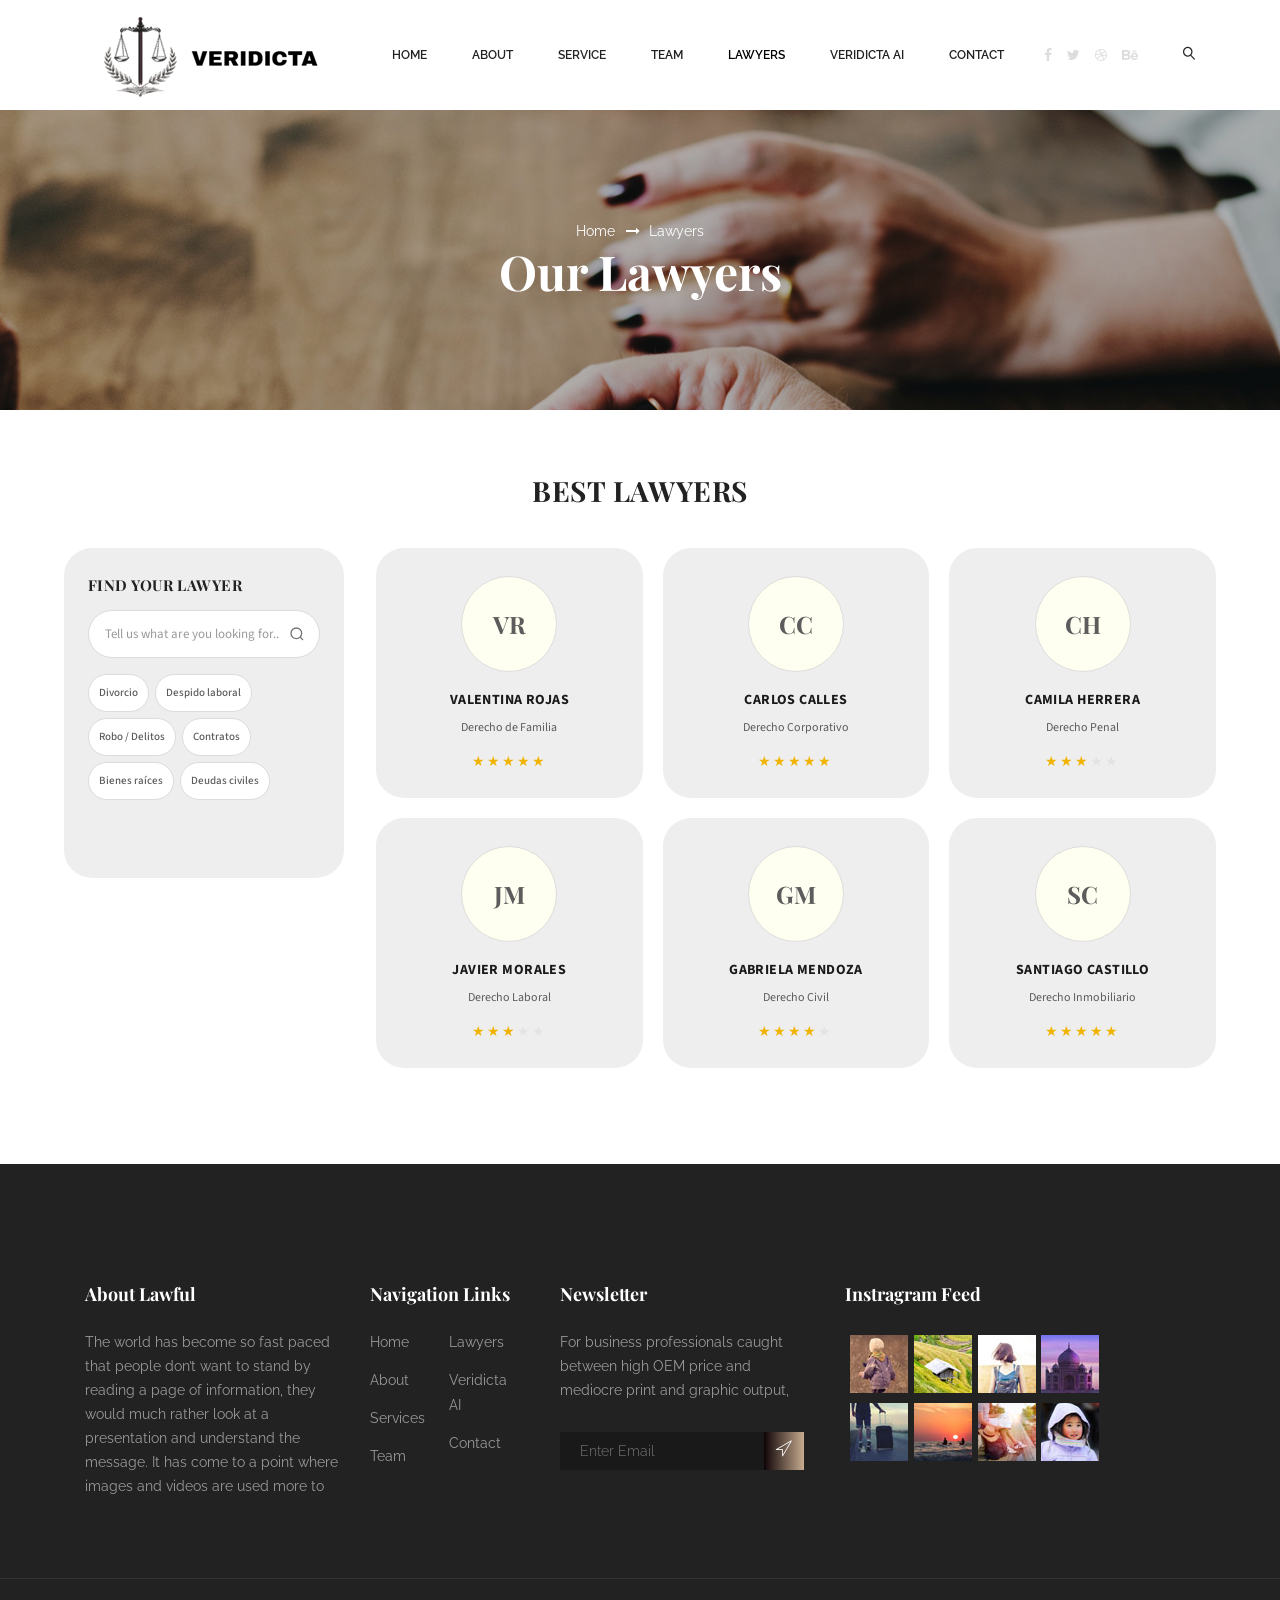
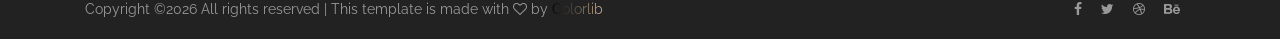
<file: Lawyers.html>
<!doctype html>
<html lang="en">

<head>
	<!-- Required meta tags -->
	<meta charset="utf-8">
	<meta name="viewport" content="width=device-width, initial-scale=1, shrink-to-fit=no">
	<link rel="icon" href="img/favicon.png" type="image/png">
	<title>Veridicta - Lawyers</title>
	<!-- Bootstrap CSS -->
	<link rel="stylesheet" href="css/bootstrap.css">
	<link rel="stylesheet" href="vendors/linericon/style.css">
	<link rel="stylesheet" href="css/font-awesome.min.css">
	<link rel="stylesheet" href="css/magnific-popup.css">
	<link rel="stylesheet" href="vendors/owl-carousel/owl.carousel.min.css">
	<link rel="stylesheet" href="vendors/lightbox/simpleLightbox.css">
	<link rel="stylesheet" href="vendors/nice-select/css/nice-select.css">
	<link rel="stylesheet" href="vendors/animate-css/animate.css">
	<!-- main css -->
	<link rel="stylesheet" href="css/style.css">
	<link rel="preconnect" href="https://fonts.googleapis.com">
	<link href="https://fonts.googleapis.com/css2?family=Playfair+Display:wght@600;700&family=Source+Sans+3:wght@400;500;600;700&display=swap" rel="stylesheet">
	<style>
	  :root{
	    --bg: #ffffff;
	    --card-bg: #eeeeee;
	    --card-bg-hover: #e6e6e6;
	    --ink: #1a1a1a;
	    --ink-soft: #5c5c5c;
	    --line: #dcdcdc;
	    --gold: #f0b400;
	    --gold-dim: #e3e3e3;
	    --radius-lg: 28px;
	  }

	  .bl-section{
	    background: var(--bg);
	    color: var(--ink);
	    font-family: 'Source Sans 3', sans-serif;
	    padding: 64px 5vw 96px;
	  }

	  .bl-title{
	    font-family: 'Playfair Display', serif;
	    font-weight: 700;
	    font-size: 28px;
	    letter-spacing: 0.02em;
	    text-align: center;
	    margin: 0 0 40px;
	  }

	  .bl-layout{
	    display: grid;
	    grid-template-columns: 280px 1fr;
	    gap: 32px;
	    align-items: start;
	    max-width: 1200px;
	    margin: 0 auto;
	  }

	  .bl-search-panel{
	    background: var(--card-bg);
	    border-radius: var(--radius-lg);
	    padding: 28px 24px;
	    position: sticky;
	    top: 24px;
	  }

	  .bl-search-panel h3{
	    font-size: 15px;
	    font-weight: 700;
	    letter-spacing: 0.03em;
	    margin: 0 0 16px;
	  }

	  .bl-search-box{
	    display: flex;
	    align-items: center;
	    gap: 8px;
	    background: #ffffff;
	    border: 1px solid var(--line);
	    border-radius: 999px;
	    padding: 10px 14px;
	  }

	  .bl-search-box input{
	    border: none;
	    outline: none;
	    flex: 1;
	    font-family: 'Source Sans 3', sans-serif;
	    font-size: 13px;
	    background: transparent;
	    color: var(--ink);
	  }

	  .bl-search-box input::placeholder{ color: #9a9a9a; }

	  .bl-search-box svg{ flex-shrink: 0; opacity: 0.6; }

	  .bl-suggestions{
	    display: flex;
	    flex-wrap: wrap;
	    gap: 6px;
	    margin-top: 16px;
	  }

	  .bl-chip{
	    font-size: 11px;
	    font-weight: 500;
	    padding: 6px 10px;
	    border-radius: 999px;
	    background: #ffffff;
	    border: 1px solid var(--line);
	    color: var(--ink-soft);
	    cursor: pointer;
	    transition: background 0.15s ease, color 0.15s ease, border-color 0.15s ease;
	  }

	  .bl-chip:hover,
	  .bl-chip.active{
	    background: var(--ink);
	    color: #fff;
	    border-color: var(--ink);
	  }

	  .bl-result-count{
	    margin-top: 18px;
	    font-size: 12px;
	    color: var(--ink-soft);
	    min-height: 16px;
	  }

	  .bl-grid{
	    display: grid;
	    grid-template-columns: repeat(3, 1fr);
	    gap: 20px;
	  }

	  .bl-card{
	    background: var(--card-bg);
	    border-radius: var(--radius-lg);
	    padding: 28px 20px 24px;
	    text-align: center;
	    transition: transform 0.2s ease, background 0.2s ease, box-shadow 0.2s ease;
	  }

	  .bl-card:hover{
	    background: var(--card-bg-hover);
	    transform: translateY(-3px);
	    box-shadow: 0 12px 24px rgba(0,0,0,0.06);
	  }

	  .bl-avatar{
	    width: 96px;
	    height: 96px;
	    border-radius: 50%;
	    margin: 0 auto 16px;
	    display: flex;
	    align-items: center;
	    justify-content: center;
	    background: #fffff1;
	    border: 1px solid var(--line);
	    font-family: 'Playfair Display', serif;
	    font-size: 24px;
	    font-weight: 700;
	    color: var(--ink-soft);
	  }

	  .bl-name{
	    font-size: 14px;
	    font-weight: 700;
	    letter-spacing: 0.03em;
	    text-transform: uppercase;
	    margin: 0 0 4px;
	  }

	  .bl-specialty{
	    font-size: 12px;
	    color: var(--ink-soft);
	    margin: 0 0 10px;
	  }

	  .bl-stars{
	    font-size: 14px;
	    letter-spacing: 2px;
	    color: var(--gold-dim);
	  }

	  .bl-stars .filled{ color: var(--gold); }

	  .bl-empty{
	    grid-column: 1 / -1;
	    text-align: center;
	    padding: 48px 20px;
	    color: var(--ink-soft);
	    font-size: 14px;
	  }

	  .bl-empty strong{
	    display: block;
	    font-family: 'Playfair Display', serif;
	    font-size: 18px;
	    color: var(--ink);
	    margin-bottom: 6px;
	  }

	  @media (max-width: 900px){
	    .bl-layout{ grid-template-columns: 1fr; }
	    .bl-search-panel{ position: static; }
	    .bl-grid{ grid-template-columns: repeat(2, 1fr); }
	  }

	  @media (max-width: 560px){
	    .bl-grid{ grid-template-columns: 1fr; }
	  }
	</style>
</head>

<body>

    <!--================ Start Header Menu Area =================-->
	<header class="header_area">
		<div class="main_menu">
			<div class="search_input" id="search_input_box">
				<div class="container">
					<form class="d-flex justify-content-between">
						<input type="text" class="form-control" id="search_input" placeholder="Search Here">
						<button type="submit" class="btn"></button>
						<span class="lnr lnr-cross" id="close_search" title="Close Search"></span>
					</form>
				</div>
			</div>
			<nav class="navbar navbar-expand-lg navbar-light">
				<div class="container">
					<!-- Brand and toggle get grouped for better mobile display -->
					<a class="navbar-brand logo_h" href="index.html"><img src="img/logo.png" alt=""></a>
					<button class="navbar-toggler" type="button" data-toggle="collapse" data-target="#navbarSupportedContent"
					 aria-controls="navbarSupportedContent" aria-expanded="false" aria-label="Toggle navigation">
						<span class="icon-bar"></span>
						<span class="icon-bar"></span>
						<span class="icon-bar"></span>
					</button>
					<!-- Collect the nav links, forms, and other content for toggling -->
					<div class="collapse navbar-collapse offset" id="navbarSupportedContent">
						<ul class="nav navbar-nav menu_nav ml-auto">
							<li class="nav-item"><a class="nav-link" href="index.html">Home</a></li>
							<li class="nav-item"><a class="nav-link" href="about-us.html">About</a></li>
							<li class="nav-item"><a class="nav-link" href="Service.html">Service</a></li>
							<li class="nav-item"><a class="nav-link" href="team.html">Team</a></li>
							<li class="nav-item active"><a class="nav-link" href="Lawyers.html">Lawyers</a></li>
							<li class="nav-item"><a class="nav-link" href="Veridicta AI.html">Veridicta AI</a></li>
							<li class="nav-item"><a class="nav-link" href="contact.html">Contact</a></li>
						</ul>
						<ul class="nav navbar-nav ml-auto">
							<div class="social-icons d-flex align-items-center">
								<a href="">
									<li><i class="fa fa-facebook"></i></li>
								</a>
								<a href="">
									<li><i class="fa fa-twitter"></i></li>
								</a>
								<a href="">
									<li><i class="fa fa-dribbble"></i></li>
								</a>
								<a href="">
									<li><i class="fa fa-behance"></i></li>
								</a>
							</div>
							<li class="nav-item"><a href="#" class="search">
									<i class="lnr lnr-magnifier" id="search"></i></a>
							</li>
						</ul>
					</div>
				</div>
			</nav>
		</div>
	</header>
	<!--================ End Header Menu Area =================-->

    <!--================Home Banner Area =================-->
    <section class="banner_area ">
        <div class="banner_inner overlay d-flex align-items-center">
            <div class="container">
                <div class="banner_content text-center">
                    <div class="page_link">
                        <a href="index.html">Home</a>
                        <a href="Lawyers.html">Lawyers</a>
                    </div>
                    <h2>Our Lawyers</h2>
                </div>
            </div>
        </div>
    </section>
	<!--================End Home Banner Area =================-->

<section class="bl-section">
  <h2 class="bl-title">BEST LAWYERS</h2>

  <div class="bl-layout">

    <!-- ============ PANEL DE BÚSQUEDA ============ -->
    <aside class="bl-search-panel">
      <h3>FIND YOUR LAWYER</h3>
      <div class="bl-search-box">
        <input type="text" id="bl-search-input" placeholder="Tell us what are you looking for...">
        <svg width="16" height="16" viewBox="0 0 24 24" fill="none" stroke="currentColor" stroke-width="2">
          <circle cx="11" cy="11" r="8"></circle>
          <line x1="21" y1="21" x2="16.65" y2="16.65"></line>
        </svg>
      </div>

      <!-- Sugerencias rápidas: al hacer click rellenan el buscador -->
      <div class="bl-suggestions">
        <span class="bl-chip" data-query="divorcio">Divorcio</span>
        <span class="bl-chip" data-query="despido">Despido laboral</span>
        <span class="bl-chip" data-query="robo">Robo / Delitos</span>
        <span class="bl-chip" data-query="contrato">Contratos</span>
        <span class="bl-chip" data-query="propiedad">Bienes raíces</span>
        <span class="bl-chip" data-query="deuda">Deudas civiles</span>
      </div>

      <p class="bl-result-count" id="bl-result-count"></p>
    </aside>

    <!-- ============ GRID DE ABOGADOS ============ -->
    <div class="bl-grid" id="bl-grid"></div>

  </div>
</section>

<script>
(function(){

  const lawyers = [
    {
      name: "Valentina Rojas",
      specialty: "Derecho de Familia",
      rating: 5,
      keywords: ["divorcio", "custodia", "pension alimenticia", "familia", "matrimonio", "adopcion"]
    },
    {
      name: "Carlos Calles",
      specialty: "Derecho Corporativo",
      rating: 5,
      keywords: ["contrato", "empresa", "sociedad", "negocios", "corporativo", "fusion", "startup"]
    },
    {
      name: "Camila Herrera",
      specialty: "Derecho Penal",
      rating: 3.5,
      keywords: ["robo", "delito", "penal", "defensa penal", "detencion", "fraude"]
    },
    {
      name: "Javier Morales",
      specialty: "Derecho Laboral",
      rating: 3.5,
      keywords: ["despido", "laboral", "indemnizacion", "trabajo", "acoso laboral", "salario"]
    },
    {
      name: "Gabriela Mendoza",
      specialty: "Derecho Civil",
      rating: 4,
      keywords: ["deuda", "arrendamiento", "civil", "demanda", "vecinos", "herencia"]
    },
    {
      name: "Santiago Castillo",
      specialty: "Derecho Inmobiliario",
      rating: 5,
      keywords: ["propiedad", "bienes raices", "inmobiliario", "compraventa", "terreno", "hipoteca"]
    }
  ];

  const grid = document.getElementById('bl-grid');
  const input = document.getElementById('bl-search-input');
  const resultCount = document.getElementById('bl-result-count');
  const chips = document.querySelectorAll('.bl-chip');

  function renderStars(rating){
    let html = '';
    for(let i = 1; i <= 5; i++){
      html += i <= rating ? '<span class="filled">★</span>' : '<span>★</span>';
    }
    return html;
  }

  function getInitials(name){
    return name
      .split(' ')
      .map(part => part[0])
      .join('')
      .slice(0, 2)
      .toUpperCase();
  }

  function renderCards(list){
    grid.innerHTML = '';

    if(list.length === 0){
      grid.innerHTML = `
        <div class="bl-empty">
          <strong>No encontramos un abogado para eso todavía</strong>
          Intenta con otra palabra, por ejemplo "divorcio" o "contrato".
        </div>`;
      return;
    }

    list.forEach(lawyer => {
      const card = document.createElement('div');
      card.className = 'bl-card';
      card.innerHTML = `
        <div class="bl-avatar">${getInitials(lawyer.name)}</div>
        <p class="bl-name">${lawyer.name}</p>
        <p class="bl-specialty">${lawyer.specialty}</p>
        <div class="bl-stars">${renderStars(lawyer.rating)}</div>
      `;
      grid.appendChild(card);
    });
  }

  function normalize(str){
    return str.toLowerCase()
      .normalize('NFD').replace(/[\u0300-\u036f]/g, '');
  }

  function filterLawyers(query){
    const q = normalize(query.trim());
    if(q === ''){
      resultCount.textContent = '';
      return lawyers;
    }

    const matches = lawyers.filter(lawyer => {
      const haystack = normalize(
        lawyer.name + ' ' + lawyer.specialty + ' ' + lawyer.keywords.join(' ')
      );
      return haystack.includes(q);
    });

    resultCount.textContent = matches.length > 0
      ? `${matches.length} abogado(s) encontrados para "${query}"`
      : `Sin resultados para "${query}"`;

    return matches;
  }

  input.addEventListener('input', () => {
    chips.forEach(c => c.classList.remove('active'));
    renderCards(filterLawyers(input.value));
  });

  chips.forEach(chip => {
    chip.addEventListener('click', () => {
      chips.forEach(c => c.classList.remove('active'));
      chip.classList.add('active');
      input.value = chip.dataset.query;
      renderCards(filterLawyers(chip.dataset.query));
    });
  });

  renderCards(lawyers);

})();
</script>

    <!--================  start footer Area =================-->
	<footer class="footer-area">
		<div class="footer_top section_gap_top">
			<div class="container">
				<div class="row">
					<div class="col-lg-3 col-md-6 col-sm-6">
						<div class="single-footer-widget">
							<h5 class="footer_title">About Lawful</h5>
							<p class="about-text">The world has become so fast paced that people don’t want to stand by reading a page of information, they would much rather look at a presentation and understand the message. It has come to a point where images and videos are used more to </p>
						</div>
					</div>
					<div class="col-lg-2 col-md-6 col-sm-6">
						<div class="single-footer-widget">
							<h5 class="footer_title">Navigation Links</h5>
							<div class="row">
								<div class="col-5">
									<ul class="list">
										<li><a href="index.html">Home</a></li>
										<li><a href="about-us.html">About</a></li>
										<li><a href="Service.html">Services</a></li>
										<li><a href="team.html">Team</a></li>
									</ul>
								</div>
								<div class="col-5">
									<ul class="list">
										<li><a href="Lawyers.html">Lawyers</a></li>
										<li><a href="Veridicta AI.html">Veridicta AI</a></li>
										<li><a href="contact.html">Contact</a></li>
									</ul>
								</div>
							</div>
						</div>
					</div>
					<div class="col-lg-3 col-md-6 col-sm-6">
						<div class="single-footer-widget">
							<h5>Newsletter</h5>
							<p>For business professionals caught between high OEM price and mediocre print and graphic output, </p>
							<div class="footer-newsletter" id="mc_embed_signup">	
								<form target="_blank" novalidate="true" action="https://spondonit.us12.list-manage.com/subscribe/post?u=1462626880ade1ac87bd9c93a&amp;id=92a4423d01"
								 method="get" class="form-inline">
									<div class="d-flex flex-row">
										<input class="form-control" name="EMAIL" placeholder="Enter Email" onfocus="this.placeholder = ''" onblur="this.placeholder = 'Enter Email '"
										 required="" type="email">
										<button class="click-btn btn btn-default"><span class="lnr lnr-location" aria-hidden="true"></span></button>
										<div style="position: absolute; left: -5000px;">
											<input name="b_36c4fd991d266f23781ded980_aefe40901a" tabindex="-1" value="" type="text">
										</div>
									</div>
									<div class="info"></div>
								</form>
							</div>
						</div>
					</div>
					<div class="col-lg-3  col-md-6 col-sm-6">
						<div class="single-footer-widget mail-chimp">
							<h5 class="mb-20">Instragram Feed</h5>
							<ul class="instafeed d-flex flex-wrap">
								<li><img src="img/i1.jpg" alt=""></li>
								<li><img src="img/i2.jpg" alt=""></li>
								<li><img src="img/i3.jpg" alt=""></li>
								<li><img src="img/i4.jpg" alt=""></li>
								<li><img src="img/i5.jpg" alt=""></li>
								<li><img src="img/i6.jpg" alt=""></li>
								<li><img src="img/i7.jpg" alt=""></li>
								<li><img src="img/i8.jpg" alt=""></li>
							</ul>
						</div>
					</div>
				</div>
			</div>
		</div>
		<div class="copyright">
			<div class="container">
				<div class="row">
					<div class="col-lg-6 col-md-12">
						<p><!-- Link back to Colorlib can't be removed. Template is licensed under CC BY 3.0. -->
Copyright &copy;<script>document.write(new Date().getFullYear());</script> All rights reserved | This template is made with <i class="fa fa-heart-o" aria-hidden="true"></i> by <a href="https://colorlib.com" target="_blank">Colorlib</a>
<!-- Link back to Colorlib can't be removed. Template is licensed under CC BY 3.0. --></p>
					</div>
					<div class="col-lg-6 col-md-12 text-right">
						<div class="social-icons">
							<a href="#"><i class="fa fa-facebook"></i></a>
							<a href="#"><i class="fa fa-twitter"></i></a>
							<a href="#"><i class="fa fa-dribbble"></i></a>
							<a href="#"><i class="fa fa-behance"></i></a>
						</div>
					</div>
				</div>
			</div>
		</div>
	</footer>
	<!--================ End footer Area =================-->

	<!-- Optional JavaScript -->
	<script src="js/jquery-3.2.1.min.js"></script>
	<script src="js/popper.js"></script>
	<script src="js/bootstrap.min.js"></script>
	<script src="js/stellar.js"></script>
	<script src="js/jquery.magnific-popup.min.js"></script>
	<script src="vendors/lightbox/simpleLightbox.min.js"></script>
	<script src="vendors/nice-select/js/jquery.nice-select.min.js"></script>
	<script src="vendors/owl-carousel/owl.carousel.min.js"></script>
	<script src="js/jquery.ajaxchimp.min.js"></script>
	<script src="vendors/counter-up/jquery.waypoints.min.js"></script>
	<script src="vendors/counter-up/jquery.counterup.js"></script>
	<script src="js/mail-script.js"></script>
	<script src="js/theme.js"></script>
</body>

</html>
</file>
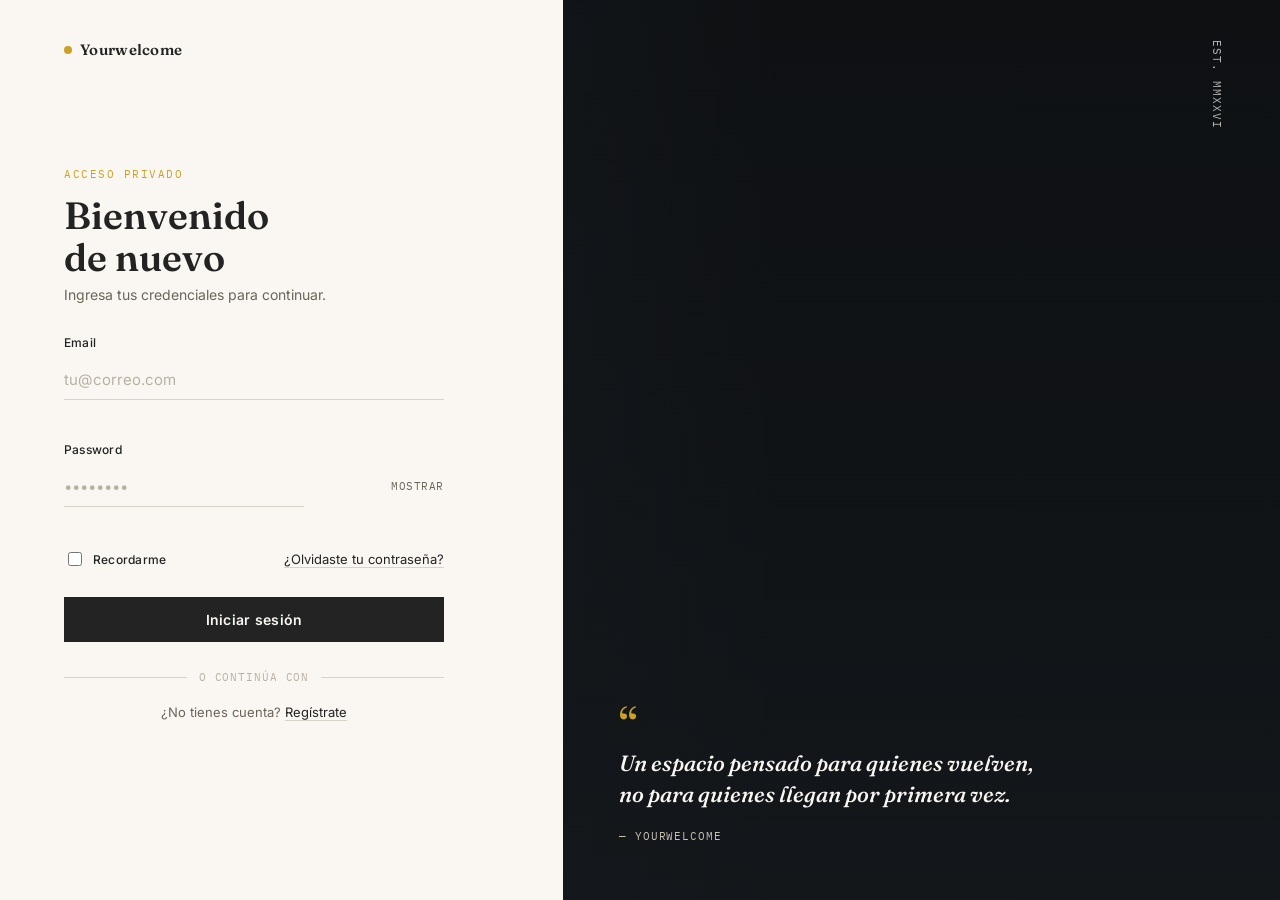
<file: login.html>
<!DOCTYPE html>
<html lang="es">
<head>
<meta charset="UTF-8">
<meta name="viewport" content="width=device-width, initial-scale=1.0">
<title>Iniciar sesión — Yourwelcome</title>
<link rel="preconnect" href="https://fonts.googleapis.com">
<link href="https://fonts.googleapis.com/css2?family=Fraunces:ital,opsz,wght@0,9..144,500;0,9..144,600;1,9..144,500&family=Inter:wght@400;500;600&family=IBM+Plex+Mono:wght@500&display=swap" rel="stylesheet">
<style>
  :root{
    --ink:#14181c;
    --parchment:#faf7f2;
    --gold:#c9a227;
    --charcoal:#232323;
    --rule:#d8d3c8;
    --error:#b3432b;
  }
  *{box-sizing:border-box;}
  html,body{height:100%;margin:0;}
  body{
    font-family:'Inter',sans-serif;
    background:var(--ink);
    overflow:hidden;
  }
  .screen{
    display:grid;
    grid-template-columns:minmax(360px,44%) 1fr;
    height:100vh;
    width:100vw;
  }

  /* ---------- Panel del formulario ---------- */
  .panel-form{
    background:var(--parchment);
    display:flex;
    flex-direction:column;
    justify-content:center;
    padding:6vw 64px;
    position:relative;
    overflow-y:auto;
  }
  .brand{
    position:absolute;
    top:40px;
    left:64px;
    font-family:'Fraunces',serif;
    font-weight:600;
    font-size:15px;
    letter-spacing:0.02em;
    color:var(--charcoal);
    display:flex;
    align-items:center;
    gap:8px;
  }
  .brand::before{
    content:'';
    width:8px;height:8px;
    border-radius:50%;
    background:var(--gold);
  }
  .form-wrap{
    max-width:380px;
    width:100%;
  }
  .eyebrow{
    font-family:'IBM Plex Mono',monospace;
    font-size:11px;
    letter-spacing:0.14em;
    text-transform:uppercase;
    color:var(--gold);
    margin:0 0 14px;
  }
  h1{
    font-family:'Fraunces',serif;
    font-weight:600;
    font-size:38px;
    line-height:1.1;
    color:var(--charcoal);
    margin:0 0 8px;
  }
  .sub{
    font-size:14px;
    color:#6b6459;
    margin:0 0 32px;
  }
  form{display:flex;flex-direction:column;gap:20px;}
  .field{display:flex;flex-direction:column;gap:8px;position:relative;}
  label{
    font-size:12px;
    font-weight:500;
    letter-spacing:0.02em;
    color:var(--charcoal);
  }
  input{
    font-family:'Inter',sans-serif;
    font-size:15px;
    padding:12px 0 10px;
    border:none;
    border-bottom:1.5px solid var(--rule);
    background:transparent;
    color:var(--charcoal);
    outline:none;
    transition:border-color .2s ease;
  }
  input::placeholder{color:#b8b1a3;}
  input:focus{border-bottom-color:var(--charcoal);}
  .field.error input{border-bottom-color:var(--error);}
  .error-msg{
    font-size:12px;
    color:var(--error);
    min-height:14px;
    margin:0;
  }
  .pw-wrap{position:relative;}
  .toggle-pw{
    position:absolute;
    right:0;
    top:10px;
    background:none;
    border:none;
    font-family:'IBM Plex Mono',monospace;
    font-size:11px;
    letter-spacing:0.05em;
    color:#6b6459;
    cursor:pointer;
    padding:4px 0;
  }
  .toggle-pw:hover{color:var(--charcoal);}
  .row{
    display:flex;
    align-items:center;
    justify-content:space-between;
    font-size:13px;
    color:#6b6459;
  }
  .remember{display:flex;align-items:center;gap:8px;}
  .remember input{accent-color:var(--gold);width:14px;height:14px;padding:0;}
  a{color:var(--charcoal);text-decoration:none;border-bottom:1px solid var(--rule);}
  a:hover{border-bottom-color:var(--charcoal);}
  button.submit{
    margin-top:8px;
    padding:14px;
    background:var(--charcoal);
    color:var(--parchment);
    border:none;
    font-family:'Inter',sans-serif;
    font-weight:600;
    font-size:14px;
    letter-spacing:0.02em;
    cursor:pointer;
    transition:background .2s ease, transform .1s ease;
  }
  button.submit:hover{background:#000;}
  button.submit:active{transform:scale(0.99);}
  .divider{
    display:flex;
    align-items:center;
    gap:12px;
    margin:28px 0 20px;
    color:#b8b1a3;
    font-size:11px;
    font-family:'IBM Plex Mono',monospace;
    letter-spacing:0.08em;
    text-transform:uppercase;
  }
  .divider::before,.divider::after{
    content:'';
    flex:1;
    height:1px;
    background:var(--rule);
  }
  .footer{
    text-align:center;
    font-size:13px;
    color:#6b6459;
  }
  .status{
    display:none;
    margin-top:18px;
    padding:12px 14px;
    background:#eef6ee;
    border-left:3px solid #3f7a4f;
    font-size:13px;
    color:#2f5e3b;
  }
  .status.show{display:block;}

  /* ---------- Panel de imagen ---------- */
  .panel-image{
    position:relative;
    background:#0d0f11 url('https://images.unsplash.com/photo-1521587760476-6c12a4b040da?auto=format&fit=crop&w=1600&q=80') center/cover no-repeat;
  }
  .panel-image::after{
    content:'';
    position:absolute;inset:0;
    background:
      linear-gradient(180deg, rgba(20,24,28,0.15), rgba(20,24,28,0.65) 78%, rgba(20,24,28,0.9)),
      linear-gradient(90deg, rgba(20,24,28,0.55), transparent 30%);
  }
  .image-caption{
    position:absolute;
    left:56px;
    bottom:56px;
    right:56px;
    z-index:1;
    color:var(--parchment);
  }
  .image-caption .quote-mark{
    font-family:'Fraunces',serif;
    font-size:48px;
    color:var(--gold);
    line-height:0.6;
    display:block;
    margin-bottom:8px;
  }
  .image-caption p{
    font-family:'Fraunces',serif;
    font-style:italic;
    font-weight:500;
    font-size:22px;
    line-height:1.4;
    margin:0 0 14px;
    max-width:420px;
  }
  .image-caption .cite{
    font-family:'IBM Plex Mono',monospace;
    font-size:11px;
    letter-spacing:0.08em;
    text-transform:uppercase;
    color:#c9c2b3;
  }
  .corner-mark{
    position:absolute;
    top:40px;
    right:56px;
    z-index:1;
    font-family:'IBM Plex Mono',monospace;
    font-size:11px;
    letter-spacing:0.1em;
    color:rgba(250,247,242,0.7);
    writing-mode:vertical-rl;
  }

  @media (max-width:860px){
    .screen{grid-template-columns:1fr;}
    .panel-image{display:none;}
    .panel-form{padding:8vw 8vw;}
    body{overflow-y:auto;}
    html,body{height:auto;min-height:100%;}
  }
  @media (prefers-reduced-motion: reduce){
    *{transition:none !important;}
  }
</style>
</head>
<body>
<div class="screen">

  <div class="panel-form">
    <div class="brand">Yourwelcome</div>
    <div class="form-wrap">
      <p class="eyebrow">Acceso privado</p>
      <h1>Bienvenido<br>de nuevo</h1>
      <p class="sub">Ingresa tus credenciales para continuar.</p>

      <form id="loginForm" novalidate>
        <div class="field" id="emailField">
          <label for="email">Email</label>
          <input type="email" id="email" placeholder="tu@correo.com" autocomplete="email">
          <p class="error-msg" id="emailError"></p>
        </div>

        <div class="field" id="passwordField">
          <label for="password">Password</label>
          <div class="pw-wrap">
            <input type="password" id="password" placeholder="••••••••" autocomplete="current-password">
            <button type="button" class="toggle-pw" id="togglePw">MOSTRAR</button>
          </div>
          <p class="error-msg" id="passwordError"></p>
        </div>

        <div class="row">
          <label class="remember">
            <input type="checkbox" id="remember">
            Recordarme
          </label>
          <a href="#">¿Olvidaste tu contraseña?</a>
        </div>

        <button type="submit" class="submit">Iniciar sesión</button>

        <p class="status" id="status">Inicio de sesión correcto. Redirigiendo…</p>
      </form>

      <div class="divider">o continúa con</div>
      <p class="footer">¿No tienes cuenta? <a href="signup.html">Regístrate</a></p>
    </div>
  </div>

  <div class="panel-image">
    <span class="corner-mark">EST. MMXXVI</span>
    <div class="image-caption">
      <span class="quote-mark">“</span>
      <p>Un espacio pensado para quienes vuelven, no para quienes llegan por primera vez.</p>
      <span class="cite">— Yourwelcome</span>
    </div>
  </div>

</div>

<script>
  const form = document.getElementById('loginForm');
  const emailInput = document.getElementById('email');
  const passwordInput = document.getElementById('password');
  const emailField = document.getElementById('emailField');
  const passwordField = document.getElementById('passwordField');
  const emailError = document.getElementById('emailError');
  const passwordError = document.getElementById('passwordError');
  const togglePw = document.getElementById('togglePw');
  const status = document.getElementById('status');

  togglePw.addEventListener('click', () => {
    const isPw = passwordInput.type === 'password';
    passwordInput.type = isPw ? 'text' : 'password';
    togglePw.textContent = isPw ? 'OCULTAR' : 'MOSTRAR';
  });

  function isValidEmail(value){
    return /^[^\s@]+@[^\s@]+\.[^\s@]+$/.test(value);
  }
  function setError(field, msgEl, message){
    field.classList.add('error');
    msgEl.textContent = message;
  }
  function clearError(field, msgEl){
    field.classList.remove('error');
    msgEl.textContent = '';
  }

  form.addEventListener('submit', (e) => {
    e.preventDefault();
    status.classList.remove('show');
    let valid = true;

    if(!isValidEmail(emailInput.value.trim())){
      setError(emailField, emailError, 'Ingresa un correo válido.');
      valid = false;
    } else {
      clearError(emailField, emailError);
    }

    if(passwordInput.value.length < 6){
      setError(passwordField, passwordError, 'La contraseña debe tener al menos 6 caracteres.');
      valid = false;
    } else {
      clearError(passwordField, passwordError);
    }

    if(valid){
      // Aquí va la petición real al backend, por ejemplo:
      // const res = await fetch('/api/login', {
      //   method:'POST',
      //   headers:{'Content-Type':'application/json'},
      //   body: JSON.stringify({ email: emailInput.value, password: passwordInput.value })
      // });
      status.classList.add('show');
    }
  });
</script>
</body>
</html>
</file>
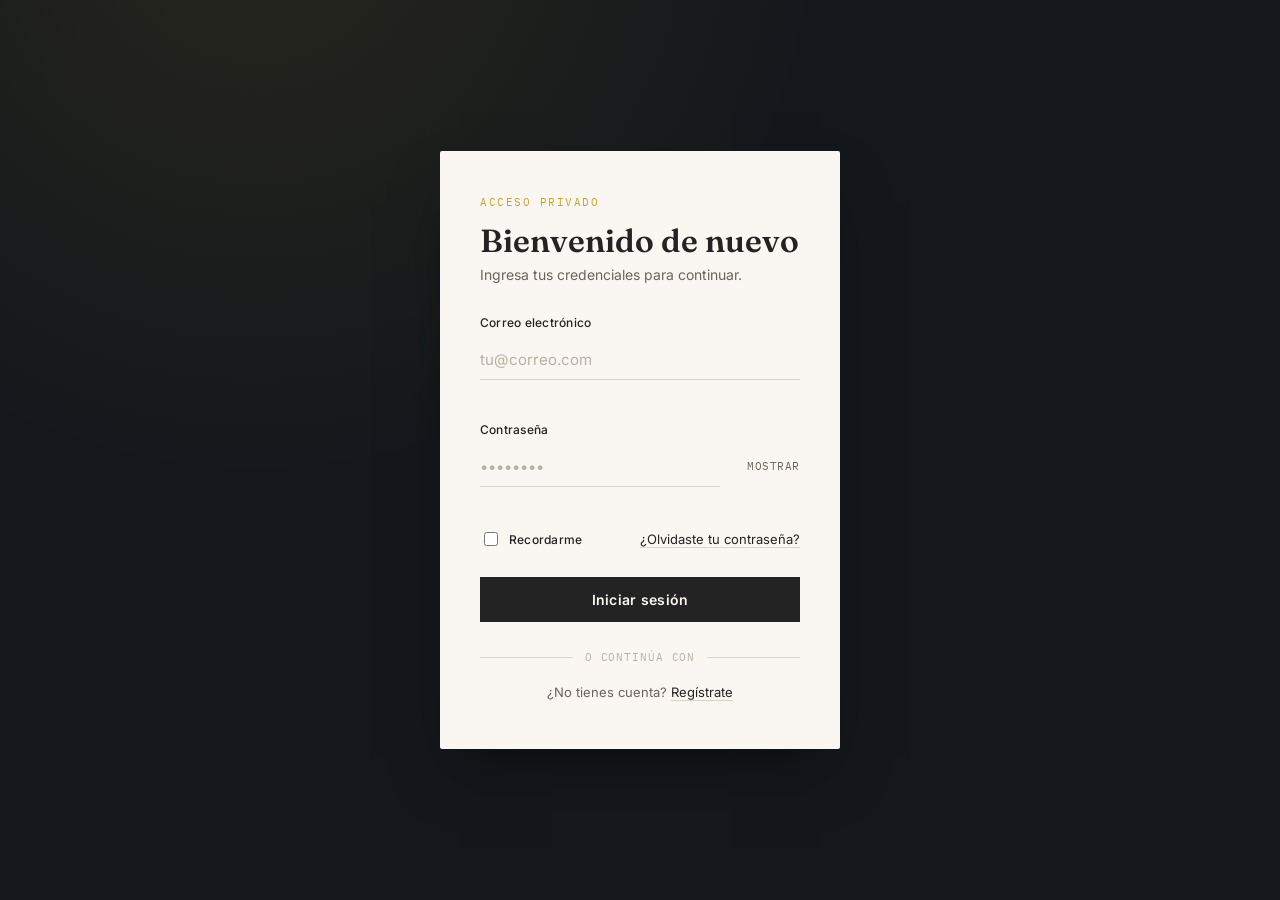
<file: signin.html>
<!DOCTYPE html>
<html lang="es">
<head>
<meta charset="UTF-8">
<meta name="viewport" content="width=device-width, initial-scale=1.0">
<title>Iniciar sesión</title>
<link rel="preconnect" href="https://fonts.googleapis.com">
<link href="https://fonts.googleapis.com/css2?family=Fraunces:ital,opsz,wght@0,9..144,500;0,9..144,600;1,9..144,500&family=Inter:wght@400;500;600&family=IBM+Plex+Mono:wght@500&display=swap" rel="stylesheet">
<style>
  :root{
    --ink:#14181c;
    --parchment:#faf7f2;
    --gold:#c9a227;
    --charcoal:#232323;
    --rule:#d8d3c8;
    --error:#b3432b;
  }
  *{box-sizing:border-box;}
  html,body{height:100%;}
  body{
    margin:0;
    min-height:100vh;
    display:flex;
    align-items:center;
    justify-content:center;
    background:
      radial-gradient(circle at 20% -10%, rgba(201,162,39,0.10), transparent 40%),
      var(--ink);
    font-family:'Inter',sans-serif;
    padding:24px;
  }
  .card{
    width:100%;
    max-width:400px;
    background:var(--parchment);
    border-radius:2px;
    padding:44px 40px 36px;
    box-shadow:0 30px 60px -20px rgba(0,0,0,0.5);
    position:relative;
  }
  .eyebrow{
    font-family:'IBM Plex Mono',monospace;
    font-size:11px;
    letter-spacing:0.14em;
    text-transform:uppercase;
    color:var(--gold);
    margin:0 0 14px;
  }
  h1{
    font-family:'Fraunces',serif;
    font-weight:600;
    font-size:32px;
    line-height:1.1;
    color:var(--charcoal);
    margin:0 0 8px;
  }
  .sub{
    font-size:14px;
    color:#6b6459;
    margin:0 0 32px;
  }
  form{display:flex;flex-direction:column;gap:20px;}
  .field{display:flex;flex-direction:column;gap:8px;position:relative;}
  label{
    font-size:12px;
    font-weight:500;
    letter-spacing:0.02em;
    color:var(--charcoal);
  }
  input{
    font-family:'Inter',sans-serif;
    font-size:15px;
    padding:12px 0 10px;
    border:none;
    border-bottom:1.5px solid var(--rule);
    background:transparent;
    color:var(--charcoal);
    outline:none;
    transition:border-color .2s ease;
  }
  input::placeholder{color:#b8b1a3;}
  input:focus{border-bottom-color:var(--charcoal);}
  .field.error input{border-bottom-color:var(--error);}
  .error-msg{
    font-size:12px;
    color:var(--error);
    min-height:14px;
    margin:0;
  }
  .pw-wrap{position:relative;}
  .toggle-pw{
    position:absolute;
    right:0;
    top:10px;
    background:none;
    border:none;
    font-family:'IBM Plex Mono',monospace;
    font-size:11px;
    letter-spacing:0.05em;
    color:#6b6459;
    cursor:pointer;
    padding:4px 0;
  }
  .toggle-pw:hover{color:var(--charcoal);}
  .row{
    display:flex;
    align-items:center;
    justify-content:space-between;
    font-size:13px;
    color:#6b6459;
  }
  .remember{display:flex;align-items:center;gap:8px;}
  .remember input{accent-color:var(--gold);width:14px;height:14px;padding:0;}
  a{color:var(--charcoal);text-decoration:none;border-bottom:1px solid var(--rule);}
  a:hover{border-bottom-color:var(--charcoal);}
  button.submit{
    margin-top:8px;
    padding:14px;
    background:var(--charcoal);
    color:var(--parchment);
    border:none;
    font-family:'Inter',sans-serif;
    font-weight:600;
    font-size:14px;
    letter-spacing:0.02em;
    cursor:pointer;
    transition:background .2s ease, transform .1s ease;
  }
  button.submit:hover{background:#000;}
  button.submit:active{transform:scale(0.99);}
  .divider{
    display:flex;
    align-items:center;
    gap:12px;
    margin:28px 0 20px;
    color:#b8b1a3;
    font-size:11px;
    font-family:'IBM Plex Mono',monospace;
    letter-spacing:0.08em;
    text-transform:uppercase;
  }
  .divider::before,.divider::after{
    content:'';
    flex:1;
    height:1px;
    background:var(--rule);
  }
  .footer{
    text-align:center;
    font-size:13px;
    color:#6b6459;
  }
  .status{
    display:none;
    margin-top:18px;
    padding:12px 14px;
    background:#eef6ee;
    border-left:3px solid #3f7a4f;
    font-size:13px;
    color:#2f5e3b;
  }
  .status.show{display:block;}
  @media (prefers-reduced-motion: reduce){
    *{transition:none !important;}
  }
</style>
</head>
<body>

  <div class="card">
    <p class="eyebrow">Acceso privado</p>
    <h1>Bienvenido de nuevo</h1>
    <p class="sub">Ingresa tus credenciales para continuar.</p>

    <form id="signinForm" novalidate>
      <div class="field" id="emailField">
        <label for="email">Correo electrónico</label>
        <input type="email" id="email" placeholder="tu@correo.com" autocomplete="email">
        <p class="error-msg" id="emailError"></p>
      </div>

      <div class="field" id="passwordField">
        <label for="password">Contraseña</label>
        <div class="pw-wrap">
          <input type="password" id="password" placeholder="••••••••" autocomplete="current-password">
          <button type="button" class="toggle-pw" id="togglePw">MOSTRAR</button>
        </div>
        <p class="error-msg" id="passwordError"></p>
      </div>

      <div class="row">
        <label class="remember">
          <input type="checkbox" id="remember">
          Recordarme
        </label>
        <a href="#">¿Olvidaste tu contraseña?</a>
      </div>

      <button type="submit" class="submit">Iniciar sesión</button>

      <p class="status" id="status">Inicio de sesión correcto. Redirigiendo…</p>
    </form>

    <div class="divider">o continúa con</div>
    <p class="footer">¿No tienes cuenta? <a href="#">Regístrate</a></p>
  </div>

<script>
  const form = document.getElementById('signinForm');
  const emailInput = document.getElementById('email');
  const passwordInput = document.getElementById('password');
  const emailField = document.getElementById('emailField');
  const passwordField = document.getElementById('passwordField');
  const emailError = document.getElementById('emailError');
  const passwordError = document.getElementById('passwordError');
  const togglePw = document.getElementById('togglePw');
  const status = document.getElementById('status');

  togglePw.addEventListener('click', () => {
    const isPw = passwordInput.type === 'password';
    passwordInput.type = isPw ? 'text' : 'password';
    togglePw.textContent = isPw ? 'OCULTAR' : 'MOSTRAR';
  });

  function isValidEmail(value){
    return /^[^\s@]+@[^\s@]+\.[^\s@]+$/.test(value);
  }

  function setError(field, msgEl, message){
    field.classList.add('error');
    msgEl.textContent = message;
  }

  function clearError(field, msgEl){
    field.classList.remove('error');
    msgEl.textContent = '';
  }

  form.addEventListener('submit', (e) => {
    e.preventDefault();
    status.classList.remove('show');
    let valid = true;

    if(!isValidEmail(emailInput.value.trim())){
      setError(emailField, emailError, 'Ingresa un correo válido.');
      valid = false;
    } else {
      clearError(emailField, emailError);
    }

    if(passwordInput.value.length < 6){
      setError(passwordField, passwordError, 'La contraseña debe tener al menos 6 caracteres.');
      valid = false;
    } else {
      clearError(passwordField, passwordError);
    }

    if(valid){
      // Aquí normalmente harías la petición real al backend, por ejemplo:
      // fetch('/api/login', { method:'POST', body: JSON.stringify({ email, password }) })
      status.classList.add('show');
    }
  });
</script>

</body>
</html>
</file>
<file: vendors/linericon/style.css>
@font-face {
	font-family: 'Linearicons-Free';
	src:url('fonts/Linearicons-Free.eot?w118d');
	src:url('fonts/Linearicons-Free.eot?#iefixw118d') format('embedded-opentype'),
		url('fonts/Linearicons-Free.woff2?w118d') format('woff2'),
		url('fonts/Linearicons-Free.woff?w118d') format('woff'),
		url('fonts/Linearicons-Free.ttf?w118d') format('truetype'),
		url('fonts/Linearicons-Free.svg?w118d#Linearicons-Free') format('svg');
	font-weight: normal;
	font-style: normal;
}

.lnr {
	font-family: 'Linearicons-Free';
	speak: none;
	font-style: normal;
	font-weight: normal;
	font-variant: normal;
	text-transform: none;
	line-height: 1;

	/* Better Font Rendering =========== */
	-webkit-font-smoothing: antialiased;
	-moz-osx-font-smoothing: grayscale;
}

.lnr-home:before {
	content: "\e800";
}
.lnr-apartment:before {
	content: "\e801";
}
.lnr-pencil:before {
	content: "\e802";
}
.lnr-magic-wand:before {
	content: "\e803";
}
.lnr-drop:before {
	content: "\e804";
}
.lnr-lighter:before {
	content: "\e805";
}
.lnr-poop:before {
	content: "\e806";
}
.lnr-sun:before {
	content: "\e807";
}
.lnr-moon:before {
	content: "\e808";
}
.lnr-cloud:before {
	content: "\e809";
}
.lnr-cloud-upload:before {
	content: "\e80a";
}
.lnr-cloud-download:before {
	content: "\e80b";
}
.lnr-cloud-sync:before {
	content: "\e80c";
}
.lnr-cloud-check:before {
	content: "\e80d";
}
.lnr-database:before {
	content: "\e80e";
}
.lnr-lock:before {
	content: "\e80f";
}
.lnr-cog:before {
	content: "\e810";
}
.lnr-trash:before {
	content: "\e811";
}
.lnr-dice:before {
	content: "\e812";
}
.lnr-heart:before {
	content: "\e813";
}
.lnr-star:before {
	content: "\e814";
}
.lnr-star-half:before {
	content: "\e815";
}
.lnr-star-empty:before {
	content: "\e816";
}
.lnr-flag:before {
	content: "\e817";
}
.lnr-envelope:before {
	content: "\e818";
}
.lnr-paperclip:before {
	content: "\e819";
}
.lnr-inbox:before {
	content: "\e81a";
}
.lnr-eye:before {
	content: "\e81b";
}
.lnr-printer:before {
	content: "\e81c";
}
.lnr-file-empty:before {
	content: "\e81d";
}
.lnr-file-add:before {
	content: "\e81e";
}
.lnr-enter:before {
	content: "\e81f";
}
.lnr-exit:before {
	content: "\e820";
}
.lnr-graduation-hat:before {
	content: "\e821";
}
.lnr-license:before {
	content: "\e822";
}
.lnr-music-note:before {
	content: "\e823";
}
.lnr-film-play:before {
	content: "\e824";
}
.lnr-camera-video:before {
	content: "\e825";
}
.lnr-camera:before {
	content: "\e826";
}
.lnr-picture:before {
	content: "\e827";
}
.lnr-book:before {
	content: "\e828";
}
.lnr-bookmark:before {
	content: "\e829";
}
.lnr-user:before {
	content: "\e82a";
}
.lnr-users:before {
	content: "\e82b";
}
.lnr-shirt:before {
	content: "\e82c";
}
.lnr-store:before {
	content: "\e82d";
}
.lnr-cart:before {
	content: "\e82e";
}
.lnr-tag:before {
	content: "\e82f";
}
.lnr-phone-handset:before {
	content: "\e830";
}
.lnr-phone:before {
	content: "\e831";
}
.lnr-pushpin:before {
	content: "\e832";
}
.lnr-map-marker:before {
	content: "\e833";
}
.lnr-map:before {
	content: "\e834";
}
.lnr-location:before {
	content: "\e835";
}
.lnr-calendar-full:before {
	content: "\e836";
}
.lnr-keyboard:before {
	content: "\e837";
}
.lnr-spell-check:before {
	content: "\e838";
}
.lnr-screen:before {
	content: "\e839";
}
.lnr-smartphone:before {
	content: "\e83a";
}
.lnr-tablet:before {
	content: "\e83b";
}
.lnr-laptop:before {
	content: "\e83c";
}
.lnr-laptop-phone:before {
	content: "\e83d";
}
.lnr-power-switch:before {
	content: "\e83e";
}
.lnr-bubble:before {
	content: "\e83f";
}
.lnr-heart-pulse:before {
	content: "\e840";
}
.lnr-construction:before {
	content: "\e841";
}
.lnr-pie-chart:before {
	content: "\e842";
}
.lnr-chart-bars:before {
	content: "\e843";
}
.lnr-gift:before {
	content: "\e844";
}
.lnr-diamond:before {
	content: "\e845";
}
.lnr-linearicons:before {
	content: "\e846";
}
.lnr-dinner:before {
	content: "\e847";
}
.lnr-coffee-cup:before {
	content: "\e848";
}
.lnr-leaf:before {
	content: "\e849";
}
.lnr-paw:before {
	content: "\e84a";
}
.lnr-rocket:before {
	content: "\e84b";
}
.lnr-briefcase:before {
	content: "\e84c";
}
.lnr-bus:before {
	content: "\e84d";
}
.lnr-car:before {
	content: "\e84e";
}
.lnr-train:before {
	content: "\e84f";
}
.lnr-bicycle:before {
	content: "\e850";
}
.lnr-wheelchair:before {
	content: "\e851";
}
.lnr-select:before {
	content: "\e852";
}
.lnr-earth:before {
	content: "\e853";
}
.lnr-smile:before {
	content: "\e854";
}
.lnr-sad:before {
	content: "\e855";
}
.lnr-neutral:before {
	content: "\e856";
}
.lnr-mustache:before {
	content: "\e857";
}
.lnr-alarm:before {
	content: "\e858";
}
.lnr-bullhorn:before {
	content: "\e859";
}
.lnr-volume-high:before {
	content: "\e85a";
}
.lnr-volume-medium:before {
	content: "\e85b";
}
.lnr-volume-low:before {
	content: "\e85c";
}
.lnr-volume:before {
	content: "\e85d";
}
.lnr-mic:before {
	content: "\e85e";
}
.lnr-hourglass:before {
	content: "\e85f";
}
.lnr-undo:before {
	content: "\e860";
}
.lnr-redo:before {
	content: "\e861";
}
.lnr-sync:before {
	content: "\e862";
}
.lnr-history:before {
	content: "\e863";
}
.lnr-clock:before {
	content: "\e864";
}
.lnr-download:before {
	content: "\e865";
}
.lnr-upload:before {
	content: "\e866";
}
.lnr-enter-down:before {
	content: "\e867";
}
.lnr-exit-up:before {
	content: "\e868";
}
.lnr-bug:before {
	content: "\e869";
}
.lnr-code:before {
	content: "\e86a";
}
.lnr-link:before {
	content: "\e86b";
}
.lnr-unlink:before {
	content: "\e86c";
}
.lnr-thumbs-up:before {
	content: "\e86d";
}
.lnr-thumbs-down:before {
	content: "\e86e";
}
.lnr-magnifier:before {
	content: "\e86f";
}
.lnr-cross:before {
	content: "\e870";
}
.lnr-menu:before {
	content: "\e871";
}
.lnr-list:before {
	content: "\e872";
}
.lnr-chevron-up:before {
	content: "\e873";
}
.lnr-chevron-down:before {
	content: "\e874";
}
.lnr-chevron-left:before {
	content: "\e875";
}
.lnr-chevron-right:before {
	content: "\e876";
}
.lnr-arrow-up:before {
	content: "\e877";
}
.lnr-arrow-down:before {
	content: "\e878";
}
.lnr-arrow-left:before {
	content: "\e879";
}
.lnr-arrow-right:before {
	content: "\e87a";
}
.lnr-move:before {
	content: "\e87b";
}
.lnr-warning:before {
	content: "\e87c";
}
.lnr-question-circle:before {
	content: "\e87d";
}
.lnr-menu-circle:before {
	content: "\e87e";
}
.lnr-checkmark-circle:before {
	content: "\e87f";
}
.lnr-cross-circle:before {
	content: "\e880";
}
.lnr-plus-circle:before {
	content: "\e881";
}
.lnr-circle-minus:before {
	content: "\e882";
}
.lnr-arrow-up-circle:before {
	content: "\e883";
}
.lnr-arrow-down-circle:before {
	content: "\e884";
}
.lnr-arrow-left-circle:before {
	content: "\e885";
}
.lnr-arrow-right-circle:before {
	content: "\e886";
}
.lnr-chevron-up-circle:before {
	content: "\e887";
}
.lnr-chevron-down-circle:before {
	content: "\e888";
}
.lnr-chevron-left-circle:before {
	content: "\e889";
}
.lnr-chevron-right-circle:before {
	content: "\e88a";
}
.lnr-crop:before {
	content: "\e88b";
}
.lnr-frame-expand:before {
	content: "\e88c";
}
.lnr-frame-contract:before {
	content: "\e88d";
}
.lnr-layers:before {
	content: "\e88e";
}
.lnr-funnel:before {
	content: "\e88f";
}
.lnr-text-format:before {
	content: "\e890";
}
.lnr-text-format-remove:before {
	content: "\e891";
}
.lnr-text-size:before {
	content: "\e892";
}
.lnr-bold:before {
	content: "\e893";
}
.lnr-italic:before {
	content: "\e894";
}
.lnr-underline:before {
	content: "\e895";
}
.lnr-strikethrough:before {
	content: "\e896";
}
.lnr-highlight:before {
	content: "\e897";
}
.lnr-text-align-left:before {
	content: "\e898";
}
.lnr-text-align-center:before {
	content: "\e899";
}
.lnr-text-align-right:before {
	content: "\e89a";
}
.lnr-text-align-justify:before {
	content: "\e89b";
}
.lnr-line-spacing:before {
	content: "\e89c";
}
.lnr-indent-increase:before {
	content: "\e89d";
}
.lnr-indent-decrease:before {
	content: "\e89e";
}
.lnr-pilcrow:before {
	content: "\e89f";
}
.lnr-direction-ltr:before {
	content: "\e8a0";
}
.lnr-direction-rtl:before {
	content: "\e8a1";
}
.lnr-page-break:before {
	content: "\e8a2";
}
.lnr-sort-alpha-asc:before {
	content: "\e8a3";
}
.lnr-sort-amount-asc:before {
	content: "\e8a4";
}
.lnr-hand:before {
	content: "\e8a5";
}
.lnr-pointer-up:before {
	content: "\e8a6";
}
.lnr-pointer-right:before {
	content: "\e8a7";
}
.lnr-pointer-down:before {
	content: "\e8a8";
}
.lnr-pointer-left:before {
	content: "\e8a9";
}
</file>
<file: vendors/nice-select/css/nice-select.css>
.nice-select {
  -webkit-tap-highlight-color: transparent;
  background-color: #fff;
  border-radius: 5px;
  border: solid 1px #e8e8e8;
  box-sizing: border-box;
  clear: both;
  cursor: pointer;
  display: block;
  float: left;
  font-family: inherit;
  font-size: 14px;
  font-weight: normal;
  height: 42px;
  line-height: 40px;
  outline: none;
  padding-left: 18px;
  padding-right: 30px;
  position: relative;
  text-align: left !important;
  -webkit-transition: all 0.2s ease-in-out;
  transition: all 0.2s ease-in-out;
  -webkit-user-select: none;
     -moz-user-select: none;
      -ms-user-select: none;
          user-select: none;
  white-space: nowrap;
  width: auto; }
  .nice-select:hover {
    border-color: #dbdbdb; }
  .nice-select:active, .nice-select.open, .nice-select:focus {
    border-color: #999; }
  .nice-select:after {
    border-bottom: 2px solid #999;
    border-right: 2px solid #999;
    content: '';
    display: block;
    height: 5px;
    margin-top: -4px;
    pointer-events: none;
    position: absolute;
    right: 12px;
    top: 50%;
    -webkit-transform-origin: 66% 66%;
        -ms-transform-origin: 66% 66%;
            transform-origin: 66% 66%;
    -webkit-transform: rotate(45deg);
        -ms-transform: rotate(45deg);
            transform: rotate(45deg);
    -webkit-transition: all 0.15s ease-in-out;
    transition: all 0.15s ease-in-out;
    width: 5px; }
  .nice-select.open:after {
    -webkit-transform: rotate(-135deg);
        -ms-transform: rotate(-135deg);
            transform: rotate(-135deg); }
  .nice-select.open .list {
    opacity: 1;
    pointer-events: auto;
    -webkit-transform: scale(1) translateY(0);
        -ms-transform: scale(1) translateY(0);
            transform: scale(1) translateY(0); }
  .nice-select.disabled {
    border-color: #ededed;
    color: #999;
    pointer-events: none; }
    .nice-select.disabled:after {
      border-color: #cccccc; }
  .nice-select.wide {
    width: 100%; }
    .nice-select.wide .list {
      left: 0 !important;
      right: 0 !important; }
  .nice-select.right {
    float: right; }
    .nice-select.right .list {
      left: auto;
      right: 0; }
  .nice-select.small {
    font-size: 12px;
    height: 36px;
    line-height: 34px; }
    .nice-select.small:after {
      height: 4px;
      width: 4px; }
    .nice-select.small .option {
      line-height: 34px;
      min-height: 34px; }
  .nice-select .list {
    background-color: #fff;
    border-radius: 5px;
    box-shadow: 0 0 0 1px rgba(68, 68, 68, 0.11);
    box-sizing: border-box;
    margin-top: 4px;
    opacity: 0;
    overflow: hidden;
    padding: 0;
    pointer-events: none;
    position: absolute;
    top: 100%;
    left: 0;
    -webkit-transform-origin: 50% 0;
        -ms-transform-origin: 50% 0;
            transform-origin: 50% 0;
    -webkit-transform: scale(0.75) translateY(-21px);
        -ms-transform: scale(0.75) translateY(-21px);
            transform: scale(0.75) translateY(-21px);
    -webkit-transition: all 0.2s cubic-bezier(0.5, 0, 0, 1.25), opacity 0.15s ease-out;
    transition: all 0.2s cubic-bezier(0.5, 0, 0, 1.25), opacity 0.15s ease-out;
    z-index: 9; }
    .nice-select .list:hover .option:not(:hover) {
      background-color: transparent !important; }
  .nice-select .option {
    cursor: pointer;
    font-weight: 400;
    line-height: 40px;
    list-style: none;
    min-height: 40px;
    outline: none;
    padding-left: 18px;
    padding-right: 29px;
    text-align: left;
    -webkit-transition: all 0.2s;
    transition: all 0.2s; }
    .nice-select .option:hover, .nice-select .option.focus, .nice-select .option.selected.focus {
      background-color: #f6f6f6; }
    .nice-select .option.selected {
      font-weight: bold; }
    .nice-select .option.disabled {
      background-color: transparent;
      color: #999;
      cursor: default; }

.no-csspointerevents .nice-select .list {
  display: none; }

.no-csspointerevents .nice-select.open .list {
  display: block; }
</file>
<file: css/style.css>
/*----------------------------------------------------
@File: Default Styles
@Author: SPONDON IT
Author E-mail: info@spondonit.com

This file contains the styling for the actual theme, this
is the file you need to edit to change the look of the
theme.
---------------------------------------------------- */
/*=====================================================================
@Template Name: Medicare Medical
@Author: Naim LAsker
@Developed By: Naim LAsker


=====================================================================*/
/*----------------------------------------------------*/
/*font Variables*/
/*Color Variables*/
/*=================== fonts ====================*/
@import url("https://fonts.googleapis.com/css?family=Playfair+Display:700|Raleway:400,600");
/*---------------------------------------------------- */
/*----------------------------------------------------*/
/*---------------------------------------------------- */
/*----------------------------------------------------*/
::-webkit-input-placeholder {
  /* WebKit, Blink, Edge */
  color: #999999;
  font-weight: 400; }

:-moz-placeholder {
  /* Mozilla Firefox 4 to 18 */
  color: #999999;
  opacity: 1;
  font-weight: 400; }

::-moz-placeholder {
  /* Mozilla Firefox 19+ */
  color: #999999;
  opacity: 1;
  font-weight: 400; }

:-ms-input-placeholder {
  /* Internet Explorer 10-11 */
  color: #999999;
  font-weight: 400; }

::-ms-input-placeholder {
  /* Microsoft Edge */
  color: #999999;
  font-weight: 400; }

.list {
  list-style: none;
  margin: 0px;
  padding: 0px; }

a {
  text-decoration: none;
  transition: all 0.3s ease-in-out; }
  a:hover, a:focus {
    text-decoration: none;
    outline: none; }

.row.m0 {
  margin: 0px; }

body {
  line-height: 24px;
  font-size: 14px;
  font-family: "Raleway", sans-serif;
  font-weight: 400;
  color: #777777; }

h1, h2, h3, h4, h5, h6 {
  font-family: "Playfair Display", serif;
  font-weight: 700;
  color: #222222; }

button:focus {
  outline: none;
  box-shadow: none; }

.mt-25 {
  margin-top: 25px; }

.mt-30 {
  margin-top: 30px; }

.white_bg {
  background: #fff !important; }

/*---------------------------------------------------- */
/*----------------------------------------------------*/
.section_gap {
  padding: 120px 0; }
  @media (max-width: 991px) {
    .section_gap {
      padding: 80px 0; } }

.section_gap_top {
  padding-top: 120px; }
  @media (max-width: 991px) {
    .section_gap_top {
      padding-top: 80px; } }

.section_gap_bottom {
  padding-bottom: 120px; }
  @media (max-width: 991px) {
    .section_gap_bottom {
      padding-bottom: 80px; } }

.lite_bg {
  background: #f9f9f9; }

/* Main Title Area css
============================================================================================ */
.main_title {
  text-align: center;
  margin-bottom: 75px; }
  .main_title h1 {
    font-size: 36px;
    font-weight: 700;
    margin-bottom: 15px; }
  .main_title p {
    font-size: 14px;
    margin-bottom: 0px;
    font-weight: 300; }

/* End Main Title Area css
============================================================================================ */
/* Start Gradient Area css
============================================================================================ */
.gradient-bg, .primary-btn:after, #search_input_box, .single_feature:hover, .about-area .about-inner .single-success:hover, .service-area, .categories_post:hover .categories_details, .blog_right_sidebar .widget_title, .blog_right_sidebar .search_widget .input-group .form-control, .blog_right_sidebar .newsletter_widget .bbtns, .blog_right_sidebar .tag_cloud_widget ul li a:hover, .blog-pagination .page-item.active .page-link, .blog-pagination .page-link:hover, .contact_form .primary-btn, .single-footer-widget .click-btn {
  background: -webkit-linear-gradient(90deg, #000000 0%, #c6ac8f 100%);
  background: -moz-linear-gradient(90deg, #000000 0%, #c6ac8f 100%);
  background: -ms-linear-gradient(90deg, #000000 0%, #c6ac8f 100%);
  background: -o-linear-gradient(90deg, #000000 0%, #c6ac8f 100%);
  background: linear-gradient(90deg, #0f0307 0%, #c6ac8f 100%); }

.gradient-bg2 {
  background: -webkit-linear-gradient(90deg, #000000 0%, #c6ac8f 100%);
  background: -moz-linear-gradient(90deg, #000000 0%, #c6ac8f 100%);
  background: -ms-linear-gradient(90deg, #000000 0%, #c6ac8f 100%);
  background: -o-linear-gradient(90deg, #000000 0%, #c6ac8f 100%);
  background: linear-gradient(90deg, #000000 0%, #c6ac8f 100%); }

.gradient-color, .single-footer-widget .bb-btn, .copyright p a {
  background: -webkit-linear-gradient(90deg, #000000 0%, #c6ac8f 100%);
  background: -moz-linear-gradient(90deg, #000000 0%, #c6ac8f 100%);
  background: -ms-linear-gradient(90deg, #000000 0%, #c6ac8f 100%);
  background: -o-linear-gradient(90deg, #000000 0%, #c6ac8f 100%);
  background: linear-gradient(90deg, #000000 0%, #c6ac8f 100%);
  -webkit-background-clip: text;
  -webkit-text-fill-color: transparent; }

/* End Gradient Area css
============================================================================================ */
/* Start Buttons Area css
============================================================================================ */
.primary-btn {
  position: relative;
  display: inline-block;
  padding: 0px 38px;
  color: #222222;
  background: #fff;
  font-family: "Raleway", sans-serif;
  font-size: 13px;
  font-weight: 600;
  line-height: 50px;
  border-radius: 5px;
  outline: none !important;
  text-align: center;
  cursor: pointer;
  -webkit-transition: all 0.3s ease 0s;
  -moz-transition: all 0.3s ease 0s;
  -o-transition: all 0.3s ease 0s;
  transition: all 0.3s ease 0s;
  z-index: 1; }
  .primary-btn:after {
    position: absolute;
    left: 0;
    top: 0;
    height: 100%;
    width: 100%;
    border-radius: 5px;
    content: "";
    opacity: 0;
    visibility: hidden;
    z-index: -1; }
  .primary-btn:hover {
    color: #fff; }
    .primary-btn:hover:after {
      opacity: 1;
      visibility: visible; }

/* End Buttons Area css
============================================================================================ */
/* Start Overlay css
============================================================================================ */
.overlay {
  position: relative; }

.overlay:after {
  position: absolute;
  left: 0;
  top: 0;
  height: 100%;
  width: 100%;
  content: "";
  z-index: -1; }

/* End Overlay css
============================================================================================ */
/* Start Video Play css
============================================================================================ */
.video-play-button {
  position: relative;
  box-sizing: content-box;
  display: inline-block;
  width: 32px;
  height: 44px;
  border-radius: 50%;
  padding: 46px 8px 18px 28px; }
  .video-play-button:before, .video-play-button:after {
    content: "";
    position: absolute;
    left: 50%;
    top: 50%;
    -webkit-transform: translate(-50%, -50%);
    -moz-transform: translate(-50%, -50%);
    -ms-transform: translate(-50%, -50%);
    -o-transform: translate(-50%, -50%);
    transform: translate(-50%, -50%);
    display: block;
    width: 60px;
    height: 60px;
    background: -webkit-linear-gradient(90deg, #e93d88 0%, #e5935a 100%);
    background: -moz-linear-gradient(90deg, #e93d88 0%, #e5935a 100%);
    background: -ms-linear-gradient(90deg, #e93d88 0%, #e5935a 100%);
    background: -o-linear-gradient(90deg, #e93d88 0%, #e5935a 100%);
    background: linear-gradient(90deg, #e93d88 0%, #e5935a 100%);
    border-radius: 50%; }
  .video-play-button:before {
    z-index: 0;
    -webkit-animation: pulse-border 2000ms ease-out infinite;
    -moz-animation: pulse-border 2000ms ease-out infinite;
    -o-animation: pulse-border 2000ms ease-out infinite;
    animation: pulse-border 2000ms ease-out infinite; }
  .video-play-button:after {
    z-index: 1;
    -webkit-transition: all 200ms ease;
    -moz-transition: all 200ms ease;
    -o-transition: all 200ms ease;
    transition: all 200ms ease; }
  .video-play-button span {
    display: block;
    position: relative;
    z-index: 3;
    width: 0;
    height: 0;
    border-left: 16px solid #ffffff;
    border-top: 8px solid transparent;
    border-bottom: 8px solid transparent; }
  .video-play-button:hover:after {
    background-color: #ea1162; }

@-webkit-keyframes pulse-border {
  0% {
    -webkit-transform: translate(-50%, -50%) translateZ(0) scale(1);
    -moz-transform: translate(-50%, -50%) translateZ(0) scale(1);
    -ms-transform: translate(-50%, -50%) translateZ(0) scale(1);
    -o-transform: translate(-50%, -50%) translateZ(0) scale(1);
    transform: translate(-50%, -50%) translateZ(0) scale(1);
    opacity: .7; }
  100% {
    -webkit-transform: translate(-50%, -50%) translateZ(0) scale(1.5);
    -moz-transform: translate(-50%, -50%) translateZ(0) scale(1.5);
    -ms-transform: translate(-50%, -50%) translateZ(0) scale(1.5);
    -o-transform: translate(-50%, -50%) translateZ(0) scale(1.5);
    transform: translate(-50%, -50%) translateZ(0) scale(1.5);
    opacity: 0.1; } }
@-moz-keyframes pulse-border {
  0% {
    -webkit-transform: translate(-50%, -50%) translateZ(0) scale(1);
    -moz-transform: translate(-50%, -50%) translateZ(0) scale(1);
    -ms-transform: translate(-50%, -50%) translateZ(0) scale(1);
    -o-transform: translate(-50%, -50%) translateZ(0) scale(1);
    transform: translate(-50%, -50%) translateZ(0) scale(1);
    opacity: .7; }
  100% {
    -webkit-transform: translate(-50%, -50%) translateZ(0) scale(1.5);
    -moz-transform: translate(-50%, -50%) translateZ(0) scale(1.5);
    -ms-transform: translate(-50%, -50%) translateZ(0) scale(1.5);
    -o-transform: translate(-50%, -50%) translateZ(0) scale(1.5);
    transform: translate(-50%, -50%) translateZ(0) scale(1.5);
    opacity: 0.1; } }
@-o-keyframes pulse-border {
  0% {
    -webkit-transform: translate(-50%, -50%) translateZ(0) scale(1);
    -moz-transform: translate(-50%, -50%) translateZ(0) scale(1);
    -ms-transform: translate(-50%, -50%) translateZ(0) scale(1);
    -o-transform: translate(-50%, -50%) translateZ(0) scale(1);
    transform: translate(-50%, -50%) translateZ(0) scale(1);
    opacity: .7; }
  100% {
    -webkit-transform: translate(-50%, -50%) translateZ(0) scale(1.5);
    -moz-transform: translate(-50%, -50%) translateZ(0) scale(1.5);
    -ms-transform: translate(-50%, -50%) translateZ(0) scale(1.5);
    -o-transform: translate(-50%, -50%) translateZ(0) scale(1.5);
    transform: translate(-50%, -50%) translateZ(0) scale(1.5);
    opacity: 0.1; } }
@keyframes pulse-border {
  0% {
    -webkit-transform: translate(-50%, -50%) translateZ(0) scale(1);
    -moz-transform: translate(-50%, -50%) translateZ(0) scale(1);
    -ms-transform: translate(-50%, -50%) translateZ(0) scale(1);
    -o-transform: translate(-50%, -50%) translateZ(0) scale(1);
    transform: translate(-50%, -50%) translateZ(0) scale(1);
    opacity: .7; }
  100% {
    -webkit-transform: translate(-50%, -50%) translateZ(0) scale(1.5);
    -moz-transform: translate(-50%, -50%) translateZ(0) scale(1.5);
    -ms-transform: translate(-50%, -50%) translateZ(0) scale(1.5);
    -o-transform: translate(-50%, -50%) translateZ(0) scale(1.5);
    transform: translate(-50%, -50%) translateZ(0) scale(1.5);
    opacity: 0.1; } }
/* End Video Play css
============================================================================================ */
/*---------------------------------------------------- */
/*----------------------------------------------------*/
.header_area {
  position: relative;
  width: 100%;
  z-index: 999999;
  transition: background 0.4s, all 0.3s linear; }
  .header_area .navbar {
    background: transparent;
    padding: 0px;
    border: 0px;
    border-radius: 0px; }
    .header_area .navbar .nav .nav-item {
      margin-right: 45px; }
      .header_area .navbar .nav .nav-item .nav-link {
        font: 600 12px/80px "Raleway", sans-serif;
        text-transform: uppercase;
        color: #222222;
        padding: 0px;
        display: inline-block; }
        .header_area .navbar .nav .nav-item .nav-link:after {
          display: none; }
        @media (max-width: 991px) {
          .header_area .navbar .nav .nav-item .nav-link {
            color: #ffffff; } }
      .header_area .navbar .nav .nav-item:hover .nav-link, .header_area .navbar .nav .nav-item.active .nav-link {
        color: #000000; }
      .header_area .navbar .nav .nav-item.submenu {
        position: relative; }
        .header_area .navbar .nav .nav-item.submenu ul {
          border: none;
          padding: 0px;
          border-radius: 0px;
          box-shadow: none;
          margin: 0px;
          background: #fff; }
          @media (min-width: 992px) {
            .header_area .navbar .nav .nav-item.submenu ul {
              position: absolute;
              top: 120%;
              left: 0px;
              min-width: 200px;
              text-align: left;
              opacity: 0;
              transition: all 300ms ease-in;
              visibility: hidden;
              display: block;
              border: none;
              padding: 0px;
              border-radius: 0px; } }
          .header_area .navbar .nav .nav-item.submenu ul:before {
            content: "";
            width: 0;
            height: 0;
            border-style: solid;
            border-width: 10px 10px 0 10px;
            border-color: #eeeeee transparent transparent transparent;
            position: absolute;
            right: 24px;
            top: 45px;
            z-index: 3;
            opacity: 0;
            transition: all 400ms linear; }
          .header_area .navbar .nav .nav-item.submenu ul .nav-item {
            display: block;
            float: none;
            margin-right: 0px;
            border-bottom: 1px solid #ededed;
            margin-left: 0px;
            transition: all 0.4s linear; }
            .header_area .navbar .nav .nav-item.submenu ul .nav-item.active {
              background: #000000; }
              .header_area .navbar .nav .nav-item.submenu ul .nav-item.active .nav-link {
                color: #fff; }
            .header_area .navbar .nav .nav-item.submenu ul .nav-item .nav-link {
              line-height: 45px;
              color: #222222;
              padding: 0px 30px;
              transition: all 150ms linear;
              display: block;
              margin-right: 0px; }
            .header_area .navbar .nav .nav-item.submenu ul .nav-item:last-child {
              border-bottom: none; }
            .header_area .navbar .nav .nav-item.submenu ul .nav-item:hover .nav-link {
              background: #000000;
              color: #fff; }
        @media (min-width: 992px) {
          .header_area .navbar .nav .nav-item.submenu:hover ul {
            visibility: visible;
            opacity: 1;
            top: 100%; } }
        .header_area .navbar .nav .nav-item.submenu:hover ul .nav-item {
          margin-top: 0px; }
      .header_area .navbar .nav .nav-item:last-child {
        margin-right: 0px; }
    .header_area .navbar .social-icons a {
      color: #ddd;
      padding-right: 15px;
      -webkit-transition: all 0.3s ease 0s;
      -moz-transition: all 0.3s ease 0s;
      -o-transition: all 0.3s ease 0s;
      transition: all 0.3s ease 0s; }
      .header_area .navbar .social-icons a:hover {
        color: #000000; }
    .header_area .navbar .search {
      font-size: 12px;
      line-height: 60px;
      display: inline-block;
      color: #222222;
      padding-left: 30px; }
      @media (max-width: 991px) {
        .header_area .navbar .search {
          color: #ffffff; } }
      .header_area .navbar .search i {
        font-weight: 600; }
  .header_area.navbar_fixed .main_menu {
    position: fixed;
    width: 100%;
    top: -70px;
    left: 0;
    right: 0;
    background: #ffffff;
    -webkit-transform: translateY(70px);
    -moz-transform: translateY(70px);
    -ms-transform: translateY(70px);
    -o-transform: translateY(70px);
    transform: translateY(70px);
    -webkit-transition: all 0.3s ease 0s;
    -moz-transition: all 0.3s ease 0s;
    -o-transition: all 0.3s ease 0s;
    transition: all 0.3s ease 0s;
    box-shadow: 0px 3px 16px 0px rgba(0, 0, 0, 0.1); }
    .header_area.navbar_fixed .main_menu .navbar .nav .nav-item .nav-link {
      line-height: 70px; }

#search_input_box {
  text-align: center;
  padding: 5px 20px; }
  #search_input_box .form-control {
    background: transparent;
    border: 0;
    color: #ffffff;
    font-weight: 400;
    font-size: 15px;
    padding: 0; }
    #search_input_box .form-control:focus {
      box-shadow: none;
      outline: none; }
  #search_input_box input.placeholder {
    color: #ffffff;
    font-size: 14px; }
  #search_input_box input:-moz-placeholder {
    color: #ffffff;
    font-size: 14px; }
  #search_input_box input::-moz-placeholder {
    color: #ffffff;
    font-size: 14px; }
  #search_input_box input::-webkit-input-placeholder {
    color: #ffffff;
    font-size: 14px; }
  #search_input_box .btn {
    width: 0;
    height: 0;
    padding: 0;
    border: 0; }
  #search_input_box .lnr-cross {
    color: #fff;
    font-weight: 600;
    cursor: pointer;
    padding: 10px 3px; }

.header-top {
  background: -webkit-linear-gradient(90deg, #772dff 0%, #9e4fff 100%);
  background: -moz-linear-gradient(90deg, #772dff 0%, #9e4fff 100%);
  background: -ms-linear-gradient(90deg, #772dff 0%, #9e4fff 100%);
  background: -o-linear-gradient(90deg, #772dff 0%, #9e4fff 100%);
  background: linear-gradient(90deg, #772dff 0%, #9e4fff 100%);
  font-size: 12px; }
  @media (max-width: 991px) {
    .header-top {
      display: none; } }
  .header-top a {
    color: #fff;
    text-transform: uppercase; }
  .header-top ul li {
    display: inline-block;
    margin-left: 15px; }
  .header-top .nice-select {
    background: transparent;
    border: 0;
    color: #fff;
    font-size: 12px;
    text-transform: uppercase;
    padding-left: 0; }
    .header-top .nice-select:after {
      border-bottom: 2px solid #fff;
      border-right: 2px solid #fff; }
    .header-top .nice-select .current {
      margin-right: 0; }
    .header-top .nice-select .list {
      width: 100%; }
      .header-top .nice-select .list .option {
        display: block;
        margin: 0;
        color: #000000;
        padding-left: 10px; }
  .header-top .header-top-right {
    text-align: right; }
    .header-top .header-top-right a {
      margin-right: 40px; }
      .header-top .header-top-right a:last-child {
        margin-right: 0; }
      .header-top .header-top-right a .lnr {
        color: #fff;
        font-weight: 700;
        margin-right: 8px; }
    @media (max-width: 767px) {
      .header-top .header-top-right .text {
        display: none; } }
  .header-top .primary-btn {
    border-radius: 0px; }

@media (max-width: 991px) {
  /* Main Menu Area css
  ============================================================================================ */
  .navbar-toggler {
    border: none;
    border-radius: 0px;
    padding: 0px;
    cursor: pointer;
    margin-top: 27px;
    margin-bottom: 23px; }

  .header_area {
    position: absolute; }

  .header_area .navbar {
    background: #000000; }
    .header_area .navbar .navbar-nav .social-icons {
      margin-top: 20px; }

  .navbar-toggler[aria-expanded="false"] span:nth-child(2) {
    opacity: 1; }

  .navbar-toggler[aria-expanded="true"] span:nth-child(2) {
    opacity: 0; }

  .navbar-toggler[aria-expanded="true"] span:first-child {
    transform: rotate(-45deg);
    position: relative;
    top: 7.5px; }

  .navbar-toggler[aria-expanded="true"] span:last-child {
    transform: rotate(45deg);
    bottom: 6px;
    position: relative; }

  .navbar-toggler span {
    display: block;
    width: 25px;
    height: 3px;
    background: #fff;
    margin: auto;
    margin-bottom: 4px;
    transition: all 400ms linear;
    cursor: pointer; }

  .navbar .container {
    padding-left: 15px;
    padding-right: 15px; }

  .nav {
    padding: 0px 0px; }

  .header_area + section, .header_area + row, .header_area + div {
    margin-top: 117px; }

  .header_top .nav {
    padding: 0px; }

  .header_area .navbar .nav .nav-item .nav-link {
    line-height: 40px;
    margin-right: 0px;
    display: block;
    border-bottom: 1px solid #ededed33;
    border-radius: 0px; }

  .header_area .navbar .search {
    margin-left: 0px; }

  .header_area .navbar-collapse {
    max-height: 340px;
    overflow-y: scroll; }

  .header_area .navbar .nav .nav-item.submenu ul .nav-item .nav-link {
    padding: 0px 15px; }

  .header_area .navbar .nav .nav-item {
    margin-right: 0px; }
    .header_area .navbar .nav .nav-item.active .nav-link, .header_area .navbar .nav .nav-item:hover .nav-link {
      color: #000; }

  .header_area + section, .header_area + row, .header_area + div {
    margin-top: 0; }

  .header_area.navbar_fixed .main_menu .navbar .nav .nav-item .nav-link {
    line-height: 40px; }

  /* End Main Menu Area css*/ }
/*---------------------------------------------------- */
/*----------------------------------------------------*/
/* Home Banner Area css
============================================================================================ */
.home_banner_area {
  z-index: 1;
  background: url(../img/banner/home-banner.png) no-repeat scroll center center;
  background-size: cover; }
  .home_banner_area.overlay:after {
    background: #000;
    opacity: .2; }
  .home_banner_area .banner_inner .banner_content {
    color: #fff;
    text-align: center; }
    @media (max-width: 991px) {
      .home_banner_area .banner_inner .banner_content {
        margin-top: 50px; } }
    .home_banner_area .banner_inner .banner_content h2 {
      margin-top: 0px;
      font-size: 48px;
      font-weight: 700;
      font-family: "Playfair Display", serif;
      line-height: 54px;
      color: #fff; }
      @media (max-width: 570px) {
        .home_banner_area .banner_inner .banner_content h2 {
          font-size: 36px; } }
    .home_banner_area .banner_inner .banner_content p {
      max-width: 680px;
      font-size: 15px;
      margin: 25px 0px 45px; }
      @media (max-width: 991px) {
        .home_banner_area .banner_inner .banner_content p {
          max-width: 460px; } }

.blog_banner {
  min-height: 780px;
  position: relative;
  z-index: 1;
  overflow: hidden;
  margin-bottom: 0px; }
  .blog_banner .banner_inner {
    background: #04091e;
    position: relative;
    overflow: hidden;
    width: 100%;
    min-height: 780px;
    z-index: 1; }
    .blog_banner .banner_inner .overlay {
      background: url(../img/banner/banner-2.jpg) no-repeat scroll center center;
      opacity: 0.5;
      height: 125%;
      position: absolute;
      left: 0px;
      top: 0px;
      width: 100%;
      z-index: -1; }
    .blog_banner .banner_inner .blog_b_text {
      max-width: 700px;
      margin: auto;
      color: #fff;
      margin-top: 40px; }
      .blog_banner .banner_inner .blog_b_text h2 {
        font-size: 60px;
        font-weight: 500;
        font-family: "Raleway", sans-serif;
        line-height: 66px;
        margin-bottom: 15px; }
      .blog_banner .banner_inner .blog_b_text p {
        font-size: 16px;
        margin-bottom: 35px; }
      .blog_banner .banner_inner .blog_b_text .white_bg_btn {
        line-height: 42px;
        padding: 0px 45px; }

/* common Banner Area css
============================================================================================ */
.banner_area {
  position: relative;
  z-index: 1;
  min-height: 300px; }
  .banner_area .banner_inner {
    position: relative;
    background: url(../img/banner/common-banner.jpg) no-repeat center center;
    background-size: cover;
    width: 100%;
    min-height: 300px;
    z-index: 1; }
    @media (max-width: 991px) {
      .banner_area .banner_inner {
        padding-top: 70px; } }
    .banner_area .banner_inner.overlay:after {
      background: #000;
      opacity: .3; }
    .banner_area .banner_inner .banner_content h2 {
      color: #fff;
      font-size: 48px;
      margin-bottom: 0px;
      font-weight: 700; }
    .banner_area .banner_inner .banner_content .page_link a {
      font-size: 14px;
      color: #fff;
      font-family: "Raleway", sans-serif;
      margin-right: 30px;
      position: relative;
      text-transform: capitalize; }
      .banner_area .banner_inner .banner_content .page_link a:before {
        content: "\f178";
        font: normal normal normal 14px/1 FontAwesome;
        position: absolute;
        right: -25px;
        top: 50%;
        transform: translateY(-50%); }
      .banner_area .banner_inner .banner_content .page_link a:last-child {
        margin-right: 0px; }
        .banner_area .banner_inner .banner_content .page_link a:last-child:before {
          display: none; }

/* End Home Banner Area css
============================================================================================ */
/*---------------------------------------------------- */
/*----------------------------------------------------*/
/* Start Features Area css
============================================================================================ */
.features_area {
  position: relative;
  margin-top: -75px;
  z-index: 222; }
  .features_area .col-lg-3:nth-child(3) .single_feature,
  .features_area .col-lg-3:nth-child(4) .single_feature {
    margin-bottom: 0; }
  @media (max-width: 570px) {
    .features_area .col-lg-3:nth-child(3) .single_feature {
      margin-bottom: 30px; } }
  @media (max-width: 991px) {
    .features_area {
      margin-top: 80px; } }
  .features_area .counter_wrapper {
    background: #f4f8ff;
    margin-left: 0;
    margin-right: 0;
    padding: 30px 15px; }

.single_feature {
  background: #fff;
  padding: 18px;
  -webkit-transition: all 0.3s ease 0s;
  -moz-transition: all 0.3s ease 0s;
  -o-transition: all 0.3s ease 0s;
  transition: all 0.3s ease 0s; }
  @media (max-width: 991px) {
    .single_feature {
      margin-bottom: 30px; } }
  .single_feature .thumb {
    display: inline-block; }
    .single_feature .thumb img {
      margin-top: -55px; }
  .single_feature .info-content {
    display: inline-block;
    padding-left: 15px; }
    .single_feature .info-content h4 {
      font-size: 20px;
      color: #222222;
      -webkit-transition: all 0.3s ease 0s;
      -moz-transition: all 0.3s ease 0s;
      -o-transition: all 0.3s ease 0s;
      transition: all 0.3s ease 0s;
      text-transform: uppercase; }
    .single_feature .info-content p {
      color: #999999;
      margin: 0;
      -webkit-transition: all 0.3s ease 0s;
      -moz-transition: all 0.3s ease 0s;
      -o-transition: all 0.3s ease 0s;
      transition: all 0.3s ease 0s; }
  .single_feature:hover {
    color: #fff; }
    .single_feature:hover img {
      filter: brightness(0) invert(1);
      -o-filter: brightness(0) invert(1);
      -ms-filter: brightness(0) invert(1);
      -moz-filter: brightness(0) invert(1);
      -webkit-filter: brightness(0) invert(1);
      -webkit-transition: all 0.3s ease 0s;
      -moz-transition: all 0.3s ease 0s;
      -o-transition: all 0.3s ease 0s;
      transition: all 0.3s ease 0s; }
    .single_feature:hover h4 {
      color: #fff; }
    .single_feature:hover p {
      color: #fff; }

#about .features_area {
  margin-top: 120px; }
  @media (max-width: 991px) {
    #about .features_area {
      margin-top: 80px; } }

/* End Features Area css
============================================================================================ */
/* Start video Area css
============================================================================================ */
@media (max-width: 768px) {
  .video-sec-area {
    padding-top: 0px; } }

.video-left {
  background: url(../img/video-bg.jpg) no-repeat center;
  background-size: cover;
  height: 350px;
  border-radius: 10px;
  z-index: 1; }
  .video-left.overlay {
    border-radius: 10px; }
    .video-left.overlay:after {
      background: #000;
      opacity: .3;
      border-radius: 10px; }
  .video-left .video-inner {
    height: 100%; }
  .video-left .play-btn {
    z-index: 2; }
  @media (max-width: 800px) {
    .video-left {
      margin-top: 100px; } }

.video-right {
  margin-top: 70px;
  padding-left: 30px; }
  .video-right h6 {
    text-transform: uppercase;
    letter-spacing: 2px;
    color: #000000;
    font-size: 12px;
    font-weight: 300; }
  .video-right p span {
    color: #000;
    font-weight: 400; }
  @media (max-width: 960px) {
    .video-right {
      margin-top: 50px; } }
  .video-right .primary-btn {
    background: #f4f8ff; }
  .video-right .right-bottom-area {
    margin-top: 18%;
    background: #f4f8ff;
    padding: 40px;
    border-radius: 5px; }
    @media (max-width: 991px) {
      .video-right .right-bottom-area {
        margin-top: 10%; } }
    .video-right .right-bottom-area .author-title {
      margin-top: 30px; }
      .video-right .right-bottom-area .author-title .thumb {
        display: inline-block; }
        .video-right .right-bottom-area .author-title .thumb img {
          margin-top: -25px; }
      .video-right .right-bottom-area .author-title .a-desc {
        display: inline-block;
        padding-left: 15px; }
        .video-right .right-bottom-area .author-title .a-desc h6 {
          margin-bottom: 5px;
          color: #222222; }

.about-area {
  margin-top: -25.5%; }
  @media (max-width: 1920px) {
    .about-area {
      margin-top: -17.7%; } }
  @media (max-width: 1680px) {
    .about-area {
      margin-top: -20.3%; } }
  @media (max-width: 1500px) {
    .about-area {
      margin-top: -22.7%; } }
  @media (max-width: 1440px) {
    .about-area {
      margin-top: -23.6%; } }
  @media (max-width: 1380px) {
    .about-area {
      margin-top: -24.6%; } }
  @media (max-width: 1200px) {
    .about-area {
      margin-top: -28.5%; } }
  @media (max-width: 1024px) {
    .about-area {
      margin-top: -40.6%; } }
  @media (max-width: 991px) {
    .about-area {
      margin-top: 0; } }
  .about-area .about-inner .row {
    margin-left: -30px;
    margin-right: -30px; }
    @media (max-width: 767px) {
      .about-area .about-inner .row {
        margin-left: -15px;
        margin-right: -15px; } }
  .about-area .about-inner .single-success {
    background: #f4f8ff;
    padding: 40px 30px;
    margin-top: 30px;
    -webkit-transition: all 0.3s ease 0s;
    -moz-transition: all 0.3s ease 0s;
    -o-transition: all 0.3s ease 0s;
    transition: all 0.3s ease 0s;
    border-radius: 5px; }
    .about-area .about-inner .single-success h5 {
      font-size: 18px;
      -webkit-transition: all 0.3s ease 0s;
      -moz-transition: all 0.3s ease 0s;
      -o-transition: all 0.3s ease 0s;
      transition: all 0.3s ease 0s; }
    .about-area .about-inner .single-success p {
      margin: 0; }
    .about-area .about-inner .single-success:hover {
      box-shadow: 0 10px 30px rgba(39, 0, 110, 0.3);
      color: #fff; }
      .about-area .about-inner .single-success:hover h5 {
        color: #fff; }

/* End video Area css
============================================================================================ */
/* Start service Area css
============================================================================================ */
.service-area {
  margin: 120px 0; }
  .service-area .col-lg-4.col-md-6:last-child .single-service {
    margin-bottom: 0; }
  .service-area .main_title {
    color: #fff; }
    .service-area .main_title h1 {
      color: #fff; }

.single-service {
  color: #fff;
  margin-bottom: 30px; }
  .single-service .service-thumb {
    position: relative;
    overflow: hidden; }
    @media (max-width: 767px) {
      .single-service .service-thumb img {
        width: 100%; } }
    .single-service .service-thumb:before {
      position: absolute;
      content: "";
      background: rgba(255, 255, 255, 0.4);
      z-index: 999;
      left: 110%;
      top: -15px;
      height: 100%;
      width: 110%;
      -webkit-transform: rotate(55deg);
      -moz-transform: rotate(55deg);
      -ms-transform: rotate(55deg);
      -o-transform: rotate(55deg);
      transform: rotate(55deg);
      -webkit-transition: 0.5s;
      -moz-transition: 0.5s;
      -o-transition: 0.5s;
      transition: 0.5s; }
  .single-service h5 {
    font-size: 18px;
    margin: 20px 0 15px; }
    .single-service h5 a {
      color: #fff; }
  .single-service:hover .service-thumb:before {
    left: -110%;
    top: 15px; }

.service-area-2 .service-2-left .get-know {
  margin-bottom: 70px; }
  @media (max-width: 991px) {
    .service-area-2 .service-2-left .get-know {
      margin-bottom: 50px; } }
  .service-area-2 .service-2-left .get-know .df-color {
    color: #000000; }
  .service-area-2 .service-2-left .get-know h1 {
    font-size: 36px;
    margin-bottom: 20px; }
.service-area-2 .service-2-left .author-title {
  margin-top: 30px; }
  .service-area-2 .service-2-left .author-title .thumb {
    display: inline-block; }
    .service-area-2 .service-2-left .author-title .thumb img {
      margin-top: -25px; }
  .service-area-2 .service-2-left .author-title .a-desc {
    display: inline-block;
    padding-left: 15px; }
    .service-area-2 .service-2-left .author-title .a-desc h6 {
      margin-bottom: 5px;
      color: #222222; }
.service-area-2 .service-2-right .s-img {
  position: relative;
  overflow: hidden; }
  .service-area-2 .service-2-right .s-img:before {
    position: absolute;
    content: "";
    background: rgba(255, 255, 255, 0.4);
    z-index: 999;
    left: 110%;
    top: -15px;
    height: 100%;
    width: 110%;
    -webkit-transition: 0.5s;
    -moz-transition: 0.5s;
    -o-transition: 0.5s;
    transition: 0.5s; }
  .service-area-2 .service-2-right .s-img:hover:before {
    left: -110%;
    top: 0; }
.service-area-2 .service-2-right .left-image {
  margin-top: 60px; }
  .service-area-2 .service-2-right .left-image img {
    margin-bottom: 30px; }
@media (max-width: 570px) {
  .service-area-2 .service-2-right .right-image {
    margin-top: 10px; } }
.service-area-2 .service-2-right img {
  margin-bottom: 30px; }
  @media (max-width: 991px) {
    .service-area-2 .service-2-right img {
      margin: 30px; } }
  @media (max-width: 767px) {
    .service-area-2 .service-2-right img {
      margin: 10px; } }

#service .service-area {
  margin: 0; }

#service .service-area-2 {
  padding-bottom: 90px; }
  @media (max-width: 991px) {
    #service .service-area-2 {
      padding-bottom: 50px; } }

/* End service Area css
============================================================================================ */
/* Start Team Area css
============================================================================================ */
.team-area {
  padding-top: 90px; }

.single_member {
  text-align: center;
  box-shadow: none; }
  @media (max-width: 991px) {
    .single_member {
      margin-bottom: 30px; } }
  .single_member .author_decs {
    display: inline-block;
    padding: 25px 15px;
    position: absolute;
    left: 50%;
    bottom: -23%;
    background: #fff;
    transform: translateX(-50%);
    width: 65%;
    -webkit-transition: all 0.3s ease 0s;
    -moz-transition: all 0.3s ease 0s;
    -o-transition: all 0.3s ease 0s;
    transition: all 0.3s ease 0s;
    opacity: 0;
    visibility: hidden; }
    @media (max-width: 991px) {
      .single_member .author_decs {
        padding: 25px 5px; } }
    .single_member .author_decs h4 {
      margin: 20px 0px 0px; }
    .single_member .author_decs p {
      margin: 0px; }
  .single_member:hover .author_decs {
    bottom: 0;
    opacity: 1;
    visibility: visible; }
    @media (max-width: 991px) {
      .single_member:hover .author_decs {
        bottom: 30px; } }

#team .team-area {
  padding-bottom: 90px; }
#team .single_member {
  margin-bottom: 30px; }
  #team .single_member:hover .author_decs {
    bottom: 30px; }

/* End Team Area css
============================================================================================ */
/* Start CTA Area css
============================================================================================ */
.cta-area {
  background: url(../img/cta-bg.jpg) center no-repeat;
  background-size: cover;
  text-align: center;
  color: #fff;
  z-index: 1; }
  .cta-area.overlay:after {
    background: #000;
    opacity: .5; }
  .cta-area h1 {
    font-size: 36px;
    color: #fff; }
  .cta-area .primary-btn {
    margin-top: 15px; }

/* End CTA Area css
============================================================================================ */
/* Start Blog Area css
============================================================================================ */
@media (max-width: 991px) {
  .blog_area {
    padding-bottom: 50px; } }

.single-blog {
  -webkit-transition: all 0.3s ease 0s;
  -moz-transition: all 0.3s ease 0s;
  -o-transition: all 0.3s ease 0s;
  transition: all 0.3s ease 0s; }
  @media (max-width: 991px) {
    .single-blog {
      margin-bottom: 30px; } }
  @media (max-width: 570px) {
    .single-blog {
      margin: 0 0 30px 0; } }
  .single-blog .blog-thumb {
    position: relative;
    overflow: hidden; }
    .single-blog .blog-thumb:before {
      position: absolute;
      content: "";
      background: rgba(255, 255, 255, 0.4);
      z-index: 999;
      left: 110%;
      top: -15px;
      height: 100%;
      width: 130%;
      -webkit-transform: rotate(55deg);
      -moz-transform: rotate(55deg);
      -ms-transform: rotate(55deg);
      -o-transform: rotate(55deg);
      transform: rotate(55deg);
      -webkit-transition: 0.5s;
      -moz-transition: 0.5s;
      -o-transition: 0.5s;
      transition: 0.5s; }
  .single-blog .blog-details {
    padding: 25px; }
    .single-blog .blog-details .blog-meta span {
      padding-right: 15px;
      text-transform: uppercase; }
      .single-blog .blog-details .blog-meta span i.fa {
        padding-right: 10px; }
    .single-blog .blog-details h5 {
      margin: 15px 0px 15px; }
      .single-blog .blog-details h5 a {
        color: #222222;
        font-size: 18px;
        line-height: 27px; }
  .single-blog:hover {
    box-shadow: 0 10px 30px rgba(0, 0, 0, 0.1); }
    .single-blog:hover .blog-thumb:hover:before {
      left: -130%;
      top: 10px; }

/* End Blog Area css
============================================================================================ */
/*---------------------------------------------------- */
/*----------------------------------------------------*/
/*================= latest_blog_area css =============*/
.latest_blog_area {
  background: #f9f9ff; }

.single-recent-blog-post {
  margin-bottom: 30px; }
  .single-recent-blog-post .thumb {
    overflow: hidden; }
    .single-recent-blog-post .thumb img {
      transition: all 0.7s linear; }
  .single-recent-blog-post .details {
    padding-top: 30px; }
    .single-recent-blog-post .details .sec_h4 {
      line-height: 24px;
      padding: 10px 0px 13px;
      transition: all 0.3s linear; }
      .single-recent-blog-post .details .sec_h4:hover {
        color: #777777; }
  .single-recent-blog-post .date {
    font-size: 14px;
    line-height: 24px;
    font-weight: 400; }
  .single-recent-blog-post:hover img {
    transform: scale(1.23) rotate(10deg); }

.tags .tag_btn {
  font-size: 12px;
  font-weight: 500;
  line-height: 20px;
  border: 1px solid #eeeeee;
  display: inline-block;
  padding: 1px 18px;
  text-align: center;
  color: #222222; }
  .tags .tag_btn:before {
    background: #000000; }
  .tags .tag_btn + .tag_btn {
    margin-left: 2px; }

/*========= blog_categorie_area css ===========*/
.blog_categorie_area {
  padding-top: 80px;
  padding-bottom: 80px; }

.categories_post {
  position: relative;
  text-align: center;
  cursor: pointer; }
  .categories_post img {
    max-width: 100%; }
  .categories_post .categories_details {
    position: absolute;
    top: 20px;
    left: 20px;
    right: 20px;
    bottom: 20px;
    background: rgba(34, 34, 34, 0.8);
    color: #fff;
    transition: all 0.3s linear;
    display: flex;
    align-items: center;
    justify-content: center; }
    .categories_post .categories_details h5 {
      margin-bottom: 0px;
      font-size: 18px;
      line-height: 26px;
      text-transform: uppercase;
      color: #fff;
      position: relative; }
    .categories_post .categories_details p {
      font-weight: 300;
      font-size: 14px;
      line-height: 26px;
      margin-bottom: 0px; }
    .categories_post .categories_details .border_line {
      margin: 10px 0px;
      background: #fff;
      width: 100%;
      height: 1px; }
  .categories_post:hover .categories_details {
    background-color: transparent;
    opacity: .5; }

/*============ blog_left_sidebar css ==============*/
.blog_item {
  margin-bottom: 40px; }

.blog_info {
  padding-top: 30px; }
  .blog_info .post_tag {
    padding-bottom: 20px; }
    .blog_info .post_tag a {
      font: 300 14px/21px "Raleway", sans-serif;
      color: #222222; }
      .blog_info .post_tag a:hover {
        color: #777777; }
      .blog_info .post_tag a.active {
        color: #000000; }
  .blog_info .blog_meta li a {
    font: 300 14px/20px "Raleway", sans-serif;
    color: #777777;
    vertical-align: middle;
    padding-bottom: 12px;
    display: inline-block; }
    .blog_info .blog_meta li a i {
      color: #222222;
      font-size: 16px;
      font-weight: 600;
      padding-left: 15px;
      line-height: 20px;
      vertical-align: middle; }
    .blog_info .blog_meta li a:hover {
      color: #000000; }

.blog_post img {
  max-width: 100%; }

.blog_details {
  padding-top: 20px; }
  .blog_details h2 {
    font-size: 24px;
    line-height: 36px;
    color: #222222;
    font-weight: 600;
    transition: all 0.3s linear; }
    .blog_details h2:hover {
      color: #000000; }
  .blog_details p {
    margin-bottom: 26px; }

.view_btn {
  font-size: 14px;
  line-height: 36px;
  display: inline-block;
  color: #222222;
  font-weight: 500;
  padding: 0px 30px;
  background: #fff; }

.blog_right_sidebar {
  border: 1px solid #eeeeee;
  padding: 30px; }
  .blog_right_sidebar .widget_title {
    font-size: 18px;
    line-height: 25px;
    text-align: center;
    color: #fff;
    padding: 8px 0px;
    margin-bottom: 30px; }
  .blog_right_sidebar .search_widget .input-group .form-control {
    font-size: 14px;
    line-height: 29px;
    border: 0px;
    width: 100%;
    font-weight: 300;
    color: #fff;
    padding-left: 20px;
    border-radius: 45px;
    z-index: 0; }
    .blog_right_sidebar .search_widget .input-group .form-control.placeholder {
      color: #fff; }
    .blog_right_sidebar .search_widget .input-group .form-control:-moz-placeholder {
      color: #fff; }
    .blog_right_sidebar .search_widget .input-group .form-control::-moz-placeholder {
      color: #fff; }
    .blog_right_sidebar .search_widget .input-group .form-control::-webkit-input-placeholder {
      color: #fff; }
    .blog_right_sidebar .search_widget .input-group .form-control:focus {
      box-shadow: none; }
  .blog_right_sidebar .search_widget .input-group .btn-default {
    position: absolute;
    right: 20px;
    background: transparent;
    border: 0px;
    box-shadow: none;
    font-size: 14px;
    color: #fff;
    padding: 0px;
    top: 50%;
    transform: translateY(-50%);
    z-index: 1; }
  .blog_right_sidebar .author_widget {
    text-align: center; }
    .blog_right_sidebar .author_widget h4 {
      font-size: 18px;
      line-height: 20px;
      color: #222222;
      margin-bottom: 5px;
      margin-top: 30px; }
    .blog_right_sidebar .author_widget p {
      margin-bottom: 0px; }
    .blog_right_sidebar .author_widget .social_icon {
      padding: 7px 0px 15px; }
      .blog_right_sidebar .author_widget .social_icon a {
        font-size: 14px;
        color: #222222;
        transition: all 0.2s linear; }
        .blog_right_sidebar .author_widget .social_icon a + a {
          margin-left: 20px; }
        .blog_right_sidebar .author_widget .social_icon a:hover {
          color: #000000; }
  .blog_right_sidebar .popular_post_widget .post_item .media-body {
    justify-content: center;
    align-self: center;
    padding-left: 20px; }
    .blog_right_sidebar .popular_post_widget .post_item .media-body h3 {
      font-size: 14px;
      line-height: 20px;
      color: #222222;
      margin-bottom: 4px;
      transition: all 0.3s linear; }
      .blog_right_sidebar .popular_post_widget .post_item .media-body h3:hover {
        color: #000000; }
    .blog_right_sidebar .popular_post_widget .post_item .media-body p {
      font-size: 12px;
      line-height: 21px;
      margin-bottom: 0px; }
  .blog_right_sidebar .popular_post_widget .post_item + .post_item {
    margin-top: 20px; }
  .blog_right_sidebar .post_category_widget .cat-list li {
    border-bottom: 2px dotted #eee;
    transition: all 0.3s ease 0s;
    padding-bottom: 12px; }
    .blog_right_sidebar .post_category_widget .cat-list li a {
      font-size: 14px;
      line-height: 20px;
      color: #777; }
      .blog_right_sidebar .post_category_widget .cat-list li a p {
        margin-bottom: 0px; }
    .blog_right_sidebar .post_category_widget .cat-list li + li {
      padding-top: 15px; }
    .blog_right_sidebar .post_category_widget .cat-list li:hover {
      border-color: #000000; }
      .blog_right_sidebar .post_category_widget .cat-list li:hover a {
        color: #000000; }
  .blog_right_sidebar .newsletter_widget {
    text-align: center; }
    .blog_right_sidebar .newsletter_widget .form-group {
      margin-bottom: 8px; }
    .blog_right_sidebar .newsletter_widget .input-group-prepend {
      margin-right: -1px; }
    .blog_right_sidebar .newsletter_widget .input-group-text {
      background: #fff;
      border-radius: 0px;
      vertical-align: top;
      font-size: 12px;
      line-height: 36px;
      padding: 0px 0px 0px 15px;
      border: 1px solid #eeeeee;
      border-right: 0px; }
    .blog_right_sidebar .newsletter_widget .form-control {
      font-size: 12px;
      line-height: 24px;
      color: #cccccc;
      border: 1px solid #eeeeee;
      border-left: 0px;
      border-radius: 0px; }
      .blog_right_sidebar .newsletter_widget .form-control.placeholder {
        color: #cccccc; }
      .blog_right_sidebar .newsletter_widget .form-control:-moz-placeholder {
        color: #cccccc; }
      .blog_right_sidebar .newsletter_widget .form-control::-moz-placeholder {
        color: #cccccc; }
      .blog_right_sidebar .newsletter_widget .form-control::-webkit-input-placeholder {
        color: #cccccc; }
      .blog_right_sidebar .newsletter_widget .form-control:focus {
        outline: none;
        box-shadow: none; }
    .blog_right_sidebar .newsletter_widget .bbtns {
      color: #fff;
      font-size: 12px;
      line-height: 38px;
      display: inline-block;
      font-weight: 500;
      padding: 0px 24px 0px 24px;
      border-radius: 0; }
    .blog_right_sidebar .newsletter_widget .text-bottom {
      font-size: 12px; }
  .blog_right_sidebar .tag_cloud_widget ul li {
    display: inline-block; }
    .blog_right_sidebar .tag_cloud_widget ul li a {
      display: inline-block;
      border: 1px solid #eee;
      background: #fff;
      padding: 0px 13px;
      margin-bottom: 8px;
      transition: all 0.3s ease 0s;
      color: #222222;
      font-size: 12px; }
      .blog_right_sidebar .tag_cloud_widget ul li a:hover {
        color: #fff; }
  .blog_right_sidebar .br {
    width: 100%;
    height: 1px;
    background: #eeeeee;
    margin: 30px 0px; }

.blog-pagination {
  padding-top: 25px;
  padding-bottom: 95px; }
  .blog-pagination .page-link {
    border-radius: 0; }
  .blog-pagination .page-item {
    border: none; }

.page-link {
  background: transparent;
  font-weight: 400; }

.blog-pagination .page-item.active .page-link {
  border-color: transparent;
  color: #fff; }

.blog-pagination .page-link {
  position: relative;
  display: block;
  padding: 0.5rem 0.75rem;
  margin-left: -1px;
  line-height: 1.25;
  color: #8a8a8a;
  border: none; }

.blog-pagination .page-link .lnr {
  font-weight: 600; }

.blog-pagination .page-item:last-child .page-link,
.blog-pagination .page-item:first-child .page-link {
  border-radius: 0; }

.blog-pagination .page-link:hover {
  color: #fff;
  text-decoration: none;
  border-color: #eee; }

/*============ Start Blog Single Styles  =============*/
.single-post-area .social-links {
  padding-top: 10px; }
  .single-post-area .social-links li {
    display: inline-block;
    margin-bottom: 10px; }
    .single-post-area .social-links li a {
      color: #cccccc;
      padding: 7px;
      font-size: 14px;
      transition: all 0.2s linear; }
      .single-post-area .social-links li a:hover {
        color: #222222; }
.single-post-area .blog_details {
  padding-top: 26px; }
  .single-post-area .blog_details p {
    margin-bottom: 10px; }
.single-post-area .quotes {
  margin-top: 20px;
  margin-bottom: 30px;
  padding: 24px 35px 24px 30px;
  background-color: white;
  box-shadow: -20.84px 21.58px 30px 0px rgba(176, 176, 176, 0.1);
  font-size: 14px;
  line-height: 24px;
  color: #777;
  font-style: italic; }
.single-post-area .arrow {
  position: absolute; }
  .single-post-area .arrow .lnr {
    font-size: 20px;
    font-weight: 600; }
.single-post-area .thumb .overlay-bg {
  background: rgba(0, 0, 0, 0.8); }
.single-post-area .navigation-area {
  border-top: 1px solid #eee;
  padding-top: 30px;
  margin-top: 60px; }
  .single-post-area .navigation-area p {
    margin-bottom: 0px; }
  .single-post-area .navigation-area h4 {
    font-size: 18px;
    line-height: 25px;
    color: #222222; }
  .single-post-area .navigation-area .nav-left {
    text-align: left; }
    .single-post-area .navigation-area .nav-left .thumb {
      margin-right: 20px;
      background: #000; }
      .single-post-area .navigation-area .nav-left .thumb img {
        -webkit-transition: all 0.3s ease 0s;
        -moz-transition: all 0.3s ease 0s;
        -o-transition: all 0.3s ease 0s;
        transition: all 0.3s ease 0s; }
    .single-post-area .navigation-area .nav-left .lnr {
      margin-left: 20px;
      opacity: 0;
      -webkit-transition: all 0.3s ease 0s;
      -moz-transition: all 0.3s ease 0s;
      -o-transition: all 0.3s ease 0s;
      transition: all 0.3s ease 0s; }
    .single-post-area .navigation-area .nav-left:hover .lnr {
      opacity: 1; }
    .single-post-area .navigation-area .nav-left:hover .thumb img {
      opacity: .5; }
    @media (max-width: 767px) {
      .single-post-area .navigation-area .nav-left {
        margin-bottom: 30px; } }
  .single-post-area .navigation-area .nav-right {
    text-align: right; }
    .single-post-area .navigation-area .nav-right .thumb {
      margin-left: 20px;
      background: #000; }
      .single-post-area .navigation-area .nav-right .thumb img {
        -webkit-transition: all 0.3s ease 0s;
        -moz-transition: all 0.3s ease 0s;
        -o-transition: all 0.3s ease 0s;
        transition: all 0.3s ease 0s; }
    .single-post-area .navigation-area .nav-right .lnr {
      margin-right: 20px;
      opacity: 0;
      -webkit-transition: all 0.3s ease 0s;
      -moz-transition: all 0.3s ease 0s;
      -o-transition: all 0.3s ease 0s;
      transition: all 0.3s ease 0s; }
    .single-post-area .navigation-area .nav-right:hover .lnr {
      opacity: 1; }
    .single-post-area .navigation-area .nav-right:hover .thumb img {
      opacity: .5; }
@media (max-width: 991px) {
  .single-post-area .sidebar-widgets {
    padding-bottom: 0px; } }

.comments-area {
  border: 1px solid #eee;
  padding: 50px 30px;
  margin-top: 50px; }
  @media (max-width: 414px) {
    .comments-area {
      padding: 50px 8px; } }
  .comments-area h4 {
    text-align: center;
    margin-bottom: 50px;
    color: #222222;
    font-size: 18px; }
  .comments-area h5 {
    font-size: 16px;
    margin-bottom: 0px; }
  .comments-area a {
    color: #222222; }
  .comments-area .comment-list {
    padding-bottom: 48px; }
    .comments-area .comment-list:last-child {
      padding-bottom: 0px; }
    .comments-area .comment-list.left-padding {
      padding-left: 25px; }
    @media (max-width: 413px) {
      .comments-area .comment-list .single-comment h5 {
        font-size: 12px; }
      .comments-area .comment-list .single-comment .date {
        font-size: 11px; }
      .comments-area .comment-list .single-comment .comment {
        font-size: 10px; } }
  .comments-area .thumb {
    margin-right: 20px; }
  .comments-area .date {
    font-size: 13px;
    color: #cccccc;
    margin-bottom: 13px; }
  .comments-area .comment {
    color: #777777;
    margin-bottom: 0px; }
  .comments-area .btn-reply {
    background-color: #fff;
    color: #222222;
    border: 1px solid #eee;
    padding: 2px 18px;
    font-size: 12px;
    display: block;
    font-weight: 600;
    -webkit-transition: all 0.3s ease 0s;
    -moz-transition: all 0.3s ease 0s;
    -o-transition: all 0.3s ease 0s;
    transition: all 0.3s ease 0s; }
    .comments-area .btn-reply:hover {
      background-color: #000000;
      color: #fff; }

.comment-form {
  text-align: center;
  border: 1px solid #eee;
  padding: 47px 30px 43px;
  margin-top: 50px; }
  .comment-form h4 {
    text-align: center;
    margin-bottom: 50px;
    font-size: 18px;
    line-height: 22px;
    color: #222222; }
  .comment-form .name {
    padding-left: 0px; }
    @media (max-width: 767px) {
      .comment-form .name {
        padding-right: 0px;
        margin-bottom: 1rem; } }
  .comment-form .email {
    padding-right: 0px; }
    @media (max-width: 991px) {
      .comment-form .email {
        padding-left: 0px; } }
  .comment-form .form-control {
    padding: 8px 20px;
    background: #fff;
    border: none;
    border-radius: 0px;
    width: 100%;
    font-size: 14px;
    color: #777777;
    border: 1px solid transparent; }
    .comment-form .form-control:focus {
      box-shadow: none;
      border: 1px solid #eee; }
  .comment-form textarea.form-control {
    height: 140px;
    resize: none; }
  .comment-form ::-webkit-input-placeholder {
    /* Chrome/Opera/Safari */
    font-size: 13px;
    color: #777; }
  .comment-form ::-moz-placeholder {
    /* Firefox 19+ */
    font-size: 13px;
    color: #777; }
  .comment-form :-ms-input-placeholder {
    /* IE 10+ */
    font-size: 13px;
    color: #777; }
  .comment-form :-moz-placeholder {
    /* Firefox 18- */
    font-size: 13px;
    color: #777; }

/*============ End Blog Single Styles  =============*/
/*---------------------------------------------------- */
/*----------------------------------------------------*/
/*============== contact_area css ================*/
.mapBox {
  height: 420px;
  margin-bottom: 80px; }

.contact_info .info_item {
  position: relative;
  padding-left: 45px; }
  .contact_info .info_item i {
    position: absolute;
    left: 0;
    top: 0;
    font-size: 20px;
    line-height: 24px;
    color: #000000;
    font-weight: 600; }
  .contact_info .info_item h6 {
    font-size: 16px;
    line-height: 24px;
    color: "Raleway", sans-serif;
    font-weight: bold;
    margin-bottom: 0px;
    color: #222222; }
    .contact_info .info_item h6 a {
      color: #222222; }
  .contact_info .info_item p {
    font-size: 14px;
    line-height: 24px;
    padding: 2px 0px; }

.contact_form .form-group {
  margin-bottom: 10px; }
  .contact_form .form-group .form-control {
    font-size: 13px;
    line-height: 26px;
    color: #999;
    border: 1px solid #eeeeee;
    font-family: "Raleway", sans-serif;
    border-radius: 0px;
    padding-left: 20px; }
    .contact_form .form-group .form-control:focus {
      box-shadow: none;
      outline: none; }
    .contact_form .form-group .form-control.placeholder {
      color: #999; }
    .contact_form .form-group .form-control:-moz-placeholder {
      color: #999; }
    .contact_form .form-group .form-control::-moz-placeholder {
      color: #999; }
    .contact_form .form-group .form-control::-webkit-input-placeholder {
      color: #999; }
  .contact_form .form-group textarea {
    resize: none; }
    .contact_form .form-group textarea.form-control {
      height: 134px; }
.contact_form .primary-btn {
  margin-top: 20px;
  border: 0;
  border-radius: 50px;
  color: #fff; }
  .contact_form .primary-btn:after {
    border-radius: 50px; }
  .contact_form .primary-btn:hover {
    background: #fff;
    color: #222222; }
    .contact_form .primary-btn:hover:after {
      background: #f4f8ff;
      border: 1px solid #eeeeee; }

/* Contact Success and error Area css
============================================================================================ */
.modal-message .modal-dialog {
  position: absolute;
  top: 36%;
  left: 50%;
  transform: translateX(-50%) translateY(-50%) !important;
  margin: 0px;
  max-width: 500px;
  width: 100%; }
  .modal-message .modal-dialog .modal-content .modal-header {
    text-align: center;
    display: block;
    border-bottom: none;
    padding-top: 50px;
    padding-bottom: 50px; }
    .modal-message .modal-dialog .modal-content .modal-header .close {
      position: absolute;
      right: -15px;
      top: -15px;
      padding: 0px;
      color: #fff;
      opacity: 1;
      cursor: pointer; }
    .modal-message .modal-dialog .modal-content .modal-header h2 {
      display: block;
      text-align: center;
      color: #000000;
      padding-bottom: 10px;
      font-family: "Raleway", sans-serif; }
    .modal-message .modal-dialog .modal-content .modal-header p {
      display: block; }

/* End Contact Success and error Area css
============================================================================================ */
/*---------------------------------------------------- */
/*----------------------------------------------------*/
/*============== Elements Area css ================*/
.mb-20 {
  margin-bottom: 20px; }

.mb-30 {
  margin-bottom: 30px; }

.sample-text-area {
  padding: 100px 0px; }
  .sample-text-area .title_color {
    margin-bottom: 30px; }
  .sample-text-area p {
    line-height: 26px; }
    .sample-text-area p b {
      font-weight: bold;
      color: #000000; }
    .sample-text-area p i {
      color: #000000;
      font-style: italic; }
    .sample-text-area p sup {
      color: #000000;
      font-style: italic; }
    .sample-text-area p sub {
      color: #000000;
      font-style: italic; }
    .sample-text-area p del {
      color: #000000; }
    .sample-text-area p u {
      color: #000000; }

/*============== End Elements Area css ================*/
/*==============Elements Button Area css ================*/
.elements_button .title_color {
  margin-bottom: 30px;
  color: #222222; }

.title_color {
  color: #222222; }

.button-group-area {
  margin-top: 15px; }
  .button-group-area:nth-child(odd) {
    margin-top: 40px; }
  .button-group-area:first-child {
    margin-top: 0px; }
  .button-group-area .theme_btn {
    margin-right: 10px; }
  .button-group-area .link {
    text-decoration: underline;
    color: #222222;
    background: transparent; }
    .button-group-area .link:hover {
      color: #fff; }
  .button-group-area .disable {
    background: transparent;
    color: #007bff;
    cursor: not-allowed; }
    .button-group-area .disable:before {
      display: none; }

.primary {
  background: #52c5fd; }
  .primary:before {
    background: #2faae6; }

.success {
  background: #4cd3e3; }
  .success:before {
    background: #2ebccd; }

.info {
  color: #38a4ff; }
  .info:before {
    background: #298cdf; }

.warning {
  background: #f4e700; }
  .warning:before {
    background: #e1d608; }

.danger {
  background: #f54940; }
  .danger:before {
    background: #e13b33; }

.primary-border {
  background: transparent;
  border: 1px solid #52c5fd;
  color: #52c5fd; }
  .primary-border:before {
    background: #52c5fd; }

.success-border {
  background: transparent;
  border: 1px solid #4cd3e3;
  color: #4cd3e3; }
  .success-border:before {
    background: #4cd3e3; }

.info-border {
  background: transparent;
  border: 1px solid #38a4ff;
  color: #38a4ff; }
  .info-border:before {
    background: #38a4ff; }

.warning-border {
  background: #fff;
  border: 1px solid #f4e700;
  color: #f4e700; }
  .warning-border:before {
    background: #f4e700; }

.danger-border {
  background: transparent;
  border: 1px solid #f54940;
  color: #f54940; }
  .danger-border:before {
    background: #f54940; }

.link-border {
  background: transparent;
  border: 1px solid #000000;
  color: #000000; }
  .link-border:before {
    background: #000000; }

.radius {
  border-radius: 3px; }

.circle {
  border-radius: 20px; }

.arrow span {
  padding-left: 5px; }

.e-large {
  line-height: 50px;
  padding-top: 0px;
  padding-bottom: 0px; }

.large {
  line-height: 45px;
  padding-top: 0px;
  padding-bottom: 0px; }

.medium {
  line-height: 30px;
  padding-top: 0px;
  padding-bottom: 0px; }

.small {
  line-height: 25px;
  padding-top: 0px;
  padding-bottom: 0px; }

.general {
  line-height: 38px;
  padding-top: 0px;
  padding-bottom: 0px; }

/*==============End Elements Button Area css ================*/
/* =================================== */
/*  Elements Page Styles
/* =================================== */
/*---------- Start Elements Page -------------*/
.generic-banner {
  margin-top: 60px;
  text-align: center; }

.generic-banner .height {
  height: 600px; }

@media (max-width: 767.98px) {
  .generic-banner .height {
    height: 400px; } }
.generic-banner .generic-banner-content h2 {
  line-height: 1.2em;
  margin-bottom: 20px; }

@media (max-width: 991.98px) {
  .generic-banner .generic-banner-content h2 br {
    display: none; } }
.generic-banner .generic-banner-content p {
  text-align: center;
  font-size: 16px; }

@media (max-width: 991.98px) {
  .generic-banner .generic-banner-content p br {
    display: none; } }
.generic-content h1 {
  font-weight: 600; }

.about-generic-area {
  background: #fff; }

.about-generic-area p {
  margin-bottom: 20px; }

.white-bg {
  background: #fff; }

.section-top-border {
  padding: 50px 0;
  border-top: 1px dotted #eee; }

.switch-wrap {
  margin-bottom: 10px; }

.switch-wrap p {
  margin: 0; }

/*---------- End Elements Page -------------*/
.sample-text-area {
  padding: 100px 0 70px 0; }

.sample-text {
  margin-bottom: 0; }

.text-heading {
  margin-bottom: 30px;
  font-size: 24px; }

.typo-list {
  margin-bottom: 10px; }

@media (max-width: 767px) {
  .typo-sec {
    margin-bottom: 30px; } }
@media (max-width: 767px) {
  .element-wrap {
    margin-top: 30px; } }
b, sup, sub, u, del {
  color: #f8b600; }

h1 {
  font-size: 36px; }

h2 {
  font-size: 30px; }

h3 {
  font-size: 24px; }

h4 {
  font-size: 18px; }

h5 {
  font-size: 16px; }

h6 {
  font-size: 14px; }

.typography h1, .typography h2, .typography h3, .typography h4, .typography h5, .typography h6 {
  color: #777777; }

.button-area .border-top-generic {
  padding: 70px 15px;
  border-top: 1px dotted #eee; }

.button-group-area .genric-btn {
  margin-right: 10px;
  margin-top: 10px; }

.button-group-area .genric-btn:last-child {
  margin-right: 0; }

.circle {
  border-radius: 20px; }

.genric-btn {
  display: inline-block;
  outline: none;
  line-height: 40px;
  padding: 0 30px;
  font-size: .8em;
  text-align: center;
  text-decoration: none;
  font-weight: 500;
  cursor: pointer;
  -webkit-transition: all 0.3s ease 0s;
  -moz-transition: all 0.3s ease 0s;
  -o-transition: all 0.3s ease 0s;
  transition: all 0.3s ease 0s; }

.genric-btn:focus {
  outline: none; }

.genric-btn.e-large {
  padding: 0 40px;
  line-height: 50px; }

.genric-btn.large {
  line-height: 45px; }

.genric-btn.medium {
  line-height: 30px; }

.genric-btn.small {
  line-height: 25px; }

.genric-btn.radius {
  border-radius: 3px; }

.genric-btn.circle {
  border-radius: 20px; }

.genric-btn.arrow {
  display: -webkit-inline-box;
  display: -ms-inline-flexbox;
  display: inline-flex;
  -webkit-box-align: center;
  -ms-flex-align: center;
  align-items: center; }

.genric-btn.arrow span {
  margin-left: 10px; }

.genric-btn.default {
  color: #222222;
  background: #f9f9ff;
  border: 1px solid transparent; }

.genric-btn.default:hover {
  border: 1px solid #f9f9ff;
  background: #fff; }

.genric-btn.default-border {
  border: 1px solid #f9f9ff;
  background: #fff; }

.genric-btn.default-border:hover {
  color: #222222;
  background: #f9f9ff;
  border: 1px solid transparent; }

.genric-btn.primary {
  color: #fff;
  background: #f8b600;
  border: 1px solid transparent; }

.genric-btn.primary:hover {
  color: #f8b600;
  border: 1px solid #f8b600;
  background: #fff; }

.genric-btn.primary-border {
  color: #f8b600;
  border: 1px solid #f8b600;
  background: #fff; }

.genric-btn.primary-border:hover {
  color: #fff;
  background: #f8b600;
  border: 1px solid transparent; }

.genric-btn.success {
  color: #fff;
  background: #4cd3e3;
  border: 1px solid transparent; }

.genric-btn.success:hover {
  color: #4cd3e3;
  border: 1px solid #4cd3e3;
  background: #fff; }

.genric-btn.success-border {
  color: #4cd3e3;
  border: 1px solid #4cd3e3;
  background: #fff; }

.genric-btn.success-border:hover {
  color: #fff;
  background: #4cd3e3;
  border: 1px solid transparent; }

.genric-btn.info {
  color: #fff;
  background: #38a4ff;
  border: 1px solid transparent; }

.genric-btn.info:hover {
  color: #38a4ff;
  border: 1px solid #38a4ff;
  background: #fff; }

.genric-btn.info-border {
  color: #38a4ff;
  border: 1px solid #38a4ff;
  background: #fff; }

.genric-btn.info-border:hover {
  color: #fff;
  background: #38a4ff;
  border: 1px solid transparent; }

.genric-btn.warning {
  color: #fff;
  background: #f4e700;
  border: 1px solid transparent; }

.genric-btn.warning:hover {
  color: #f4e700;
  border: 1px solid #f4e700;
  background: #fff; }

.genric-btn.warning-border {
  color: #f4e700;
  border: 1px solid #f4e700;
  background: #fff; }

.genric-btn.warning-border:hover {
  color: #fff;
  background: #f4e700;
  border: 1px solid transparent; }

.genric-btn.danger {
  color: #fff;
  background: #f44a40;
  border: 1px solid transparent; }

.genric-btn.danger:hover {
  color: #f44a40;
  border: 1px solid #f44a40;
  background: #fff; }

.genric-btn.danger-border {
  color: #f44a40;
  border: 1px solid #f44a40;
  background: #fff; }

.genric-btn.danger-border:hover {
  color: #fff;
  background: #f44a40;
  border: 1px solid transparent; }

.genric-btn.link {
  color: #222222;
  background: #f9f9ff;
  text-decoration: underline;
  border: 1px solid transparent; }

.genric-btn.link:hover {
  color: #222222;
  border: 1px solid #f9f9ff;
  background: #fff; }

.genric-btn.link-border {
  color: #222222;
  border: 1px solid #f9f9ff;
  background: #fff;
  text-decoration: underline; }

.genric-btn.link-border:hover {
  color: #222222;
  background: #f9f9ff;
  border: 1px solid transparent; }

.genric-btn.disable {
  color: #222222, 0.3;
  background: #f9f9ff;
  border: 1px solid transparent;
  cursor: not-allowed; }

.generic-blockquote {
  padding: 30px 50px 30px 30px;
  background: #fff;
  border-left: 2px solid #f8b600; }

@media (max-width: 991px) {
  .progress-table-wrap {
    overflow-x: scroll; } }
.progress-table {
  background: #fff;
  padding: 15px 0px 30px 0px;
  min-width: 800px; }

.progress-table .serial {
  width: 11.83%;
  padding-left: 30px; }

.progress-table .country {
  width: 28.07%; }

.progress-table .visit {
  width: 19.74%; }

.progress-table .percentage {
  width: 40.36%;
  padding-right: 50px; }

.progress-table .table-head {
  display: flex; }

.progress-table .table-head .serial, .progress-table .table-head .country, .progress-table .table-head .visit, .progress-table .table-head .percentage {
  color: #222222;
  line-height: 40px;
  text-transform: uppercase;
  font-weight: 500; }

.progress-table .table-row {
  padding: 15px 0;
  border-top: 1px solid #edf3fd;
  display: flex; }

.progress-table .table-row .serial, .progress-table .table-row .country, .progress-table .table-row .visit, .progress-table .table-row .percentage {
  display: flex;
  align-items: center; }

.progress-table .table-row .country img {
  margin-right: 15px; }

.progress-table .table-row .percentage .progress {
  width: 80%;
  border-radius: 0px;
  background: transparent; }

.progress-table .table-row .percentage .progress .progress-bar {
  height: 5px;
  line-height: 5px; }

.progress-table .table-row .percentage .progress .progress-bar.color-1 {
  background-color: #6382e6; }

.progress-table .table-row .percentage .progress .progress-bar.color-2 {
  background-color: #e66686; }

.progress-table .table-row .percentage .progress .progress-bar.color-3 {
  background-color: #f09359; }

.progress-table .table-row .percentage .progress .progress-bar.color-4 {
  background-color: #73fbaf; }

.progress-table .table-row .percentage .progress .progress-bar.color-5 {
  background-color: #73fbaf; }

.progress-table .table-row .percentage .progress .progress-bar.color-6 {
  background-color: #6382e6; }

.progress-table .table-row .percentage .progress .progress-bar.color-7 {
  background-color: #a367e7; }

.progress-table .table-row .percentage .progress .progress-bar.color-8 {
  background-color: #e66686; }

.single-gallery-image {
  margin-top: 30px;
  background-repeat: no-repeat !important;
  background-position: center center !important;
  background-size: cover !important;
  height: 200px;
  -webkit-transition: all 0.3s ease 0s;
  -moz-transition: all 0.3s ease 0s;
  -o-transition: all 0.3s ease 0s;
  transition: all 0.3s ease 0s; }

.single-gallery-image:hover {
  opacity: .8; }

.list-style {
  width: 14px;
  height: 14px; }

.unordered-list li {
  position: relative;
  padding-left: 30px;
  line-height: 1.82em !important;
  list-style: none; }

.unordered-list li:before {
  content: "";
  position: absolute;
  width: 14px;
  height: 14px;
  border: 3px solid #f8b600;
  background: #fff;
  top: 4px;
  left: 0;
  border-radius: 50%; }

.ordered-list {
  margin-left: 30px; }

.ordered-list li {
  list-style-type: decimal-leading-zero;
  color: #f8b600;
  font-weight: 500;
  line-height: 1.82em !important; }

.ordered-list li span {
  font-weight: 300;
  color: #777777; }

.ordered-list-alpha li {
  margin-left: 30px;
  list-style-type: lower-alpha;
  color: #f8b600;
  font-weight: 500;
  line-height: 1.82em !important; }

.ordered-list-alpha li span {
  font-weight: 300;
  color: #777777; }

.ordered-list-roman li {
  margin-left: 30px;
  list-style-type: lower-roman;
  color: #f8b600;
  font-weight: 500;
  line-height: 1.82em !important; }

.ordered-list-roman li span {
  font-weight: 300;
  color: #777777; }

.single-input {
  display: block;
  width: 100%;
  line-height: 40px;
  border: none;
  outline: none;
  background: #f9f9ff;
  padding: 0 20px; }

.single-input:focus {
  outline: none; }

.input-group-icon {
  position: relative; }

.input-group-icon .icon {
  position: absolute;
  left: 20px;
  top: 0;
  line-height: 40px;
  z-index: 3; }

.input-group-icon .icon i {
  color: #797979; }

.input-group-icon .single-input {
  padding-left: 45px; }

.single-textarea {
  display: block;
  width: 100%;
  line-height: 40px;
  border: none;
  outline: none;
  background: #f9f9ff;
  padding: 0 20px;
  height: 100px;
  resize: none; }

.single-textarea:focus {
  outline: none; }

.single-input-primary {
  display: block;
  width: 100%;
  line-height: 40px;
  border: 1px solid transparent;
  outline: none;
  background: #f9f9ff;
  padding: 0 20px; }

.single-input-primary:focus {
  outline: none;
  border: 1px solid #f8b600; }

.single-input-accent {
  display: block;
  width: 100%;
  line-height: 40px;
  border: 1px solid transparent;
  outline: none;
  background: #f9f9ff;
  padding: 0 20px; }

.single-input-accent:focus {
  outline: none;
  border: 1px solid #eb6b55; }

.single-input-secondary {
  display: block;
  width: 100%;
  line-height: 40px;
  border: 1px solid transparent;
  outline: none;
  background: #f9f9ff;
  padding: 0 20px; }

.single-input-secondary:focus {
  outline: none;
  border: 1px solid #f09359; }

.default-switch {
  width: 35px;
  height: 17px;
  border-radius: 8.5px;
  background: #fff;
  position: relative;
  cursor: pointer; }

.default-switch input {
  position: absolute;
  left: 0;
  top: 0;
  right: 0;
  bottom: 0;
  width: 100%;
  height: 100%;
  opacity: 0;
  cursor: pointer; }

.default-switch input + label {
  position: absolute;
  top: 1px;
  left: 1px;
  width: 15px;
  height: 15px;
  border-radius: 50%;
  background: #f8b600;
  -webkit-transition: all 0.2s;
  -moz-transition: all 0.2s;
  -o-transition: all 0.2s;
  transition: all 0.2s;
  box-shadow: 0px 4px 5px 0px rgba(0, 0, 0, 0.2);
  cursor: pointer; }

.default-switch input:checked + label {
  left: 19px; }

.single-element-widget {
  margin-bottom: 30px; }

.primary-switch {
  width: 35px;
  height: 17px;
  border-radius: 8.5px;
  background: #fff;
  position: relative;
  cursor: pointer; }

.primary-switch input {
  position: absolute;
  left: 0;
  top: 0;
  right: 0;
  bottom: 0;
  width: 100%;
  height: 100%;
  opacity: 0; }

.primary-switch input + label {
  position: absolute;
  left: 0;
  top: 0;
  right: 0;
  bottom: 0;
  width: 100%;
  height: 100%; }

.primary-switch input + label:before {
  content: "";
  position: absolute;
  left: 0;
  top: 0;
  right: 0;
  bottom: 0;
  width: 100%;
  height: 100%;
  background: transparent;
  border-radius: 8.5px;
  cursor: pointer;
  -webkit-transition: all 0.2s;
  -moz-transition: all 0.2s;
  -o-transition: all 0.2s;
  transition: all 0.2s; }

.primary-switch input + label:after {
  content: "";
  position: absolute;
  top: 1px;
  left: 1px;
  width: 15px;
  height: 15px;
  border-radius: 50%;
  background: #fff;
  -webkit-transition: all 0.2s;
  -moz-transition: all 0.2s;
  -o-transition: all 0.2s;
  transition: all 0.2s;
  box-shadow: 0px 4px 5px 0px rgba(0, 0, 0, 0.2);
  cursor: pointer; }

.primary-switch input:checked + label:after {
  left: 19px; }

.primary-switch input:checked + label:before {
  background: #f8b600; }

.confirm-switch {
  width: 35px;
  height: 17px;
  border-radius: 8.5px;
  background: #fff;
  position: relative;
  cursor: pointer; }

.confirm-switch input {
  position: absolute;
  left: 0;
  top: 0;
  right: 0;
  bottom: 0;
  width: 100%;
  height: 100%;
  opacity: 0; }

.confirm-switch input + label {
  position: absolute;
  left: 0;
  top: 0;
  right: 0;
  bottom: 0;
  width: 100%;
  height: 100%; }

.confirm-switch input + label:before {
  content: "";
  position: absolute;
  left: 0;
  top: 0;
  right: 0;
  bottom: 0;
  width: 100%;
  height: 100%;
  background: transparent;
  border-radius: 8.5px;
  -webkit-transition: all 0.2s;
  -moz-transition: all 0.2s;
  -o-transition: all 0.2s;
  transition: all 0.2s;
  cursor: pointer; }

.confirm-switch input + label:after {
  content: "";
  position: absolute;
  top: 1px;
  left: 1px;
  width: 15px;
  height: 15px;
  border-radius: 50%;
  background: #fff;
  -webkit-transition: all 0.2s;
  -moz-transition: all 0.2s;
  -o-transition: all 0.2s;
  transition: all 0.2s;
  box-shadow: 0px 4px 5px 0px rgba(0, 0, 0, 0.2);
  cursor: pointer; }

.confirm-switch input:checked + label:after {
  left: 19px; }

.confirm-switch input:checked + label:before {
  background: #4cd3e3; }

.primary-checkbox {
  width: 16px;
  height: 16px;
  border-radius: 3px;
  background: #fff;
  position: relative;
  cursor: pointer; }

.primary-checkbox input {
  position: absolute;
  left: 0;
  top: 0;
  right: 0;
  bottom: 0;
  width: 100%;
  height: 100%;
  opacity: 0; }

.primary-checkbox input + label {
  position: absolute;
  left: 0;
  top: 0;
  right: 0;
  bottom: 0;
  width: 100%;
  height: 100%;
  border-radius: 3px;
  cursor: pointer;
  border: 1px solid #f1f1f1; }

.single-defination h4 {
  color: #222222; }

.primary-checkbox input:checked + label {
  background: url(../img/elements/primary-check.png) no-repeat center center/cover;
  border: none; }

.confirm-checkbox {
  width: 16px;
  height: 16px;
  border-radius: 3px;
  background: #fff;
  position: relative;
  cursor: pointer; }

.confirm-checkbox input {
  position: absolute;
  left: 0;
  top: 0;
  right: 0;
  bottom: 0;
  width: 100%;
  height: 100%;
  opacity: 0; }

.confirm-checkbox input + label {
  position: absolute;
  left: 0;
  top: 0;
  right: 0;
  bottom: 0;
  width: 100%;
  height: 100%;
  border-radius: 3px;
  cursor: pointer;
  border: 1px solid #f1f1f1; }

.confirm-checkbox input:checked + label {
  background: url(../img/elements/success-check.png) no-repeat center center/cover;
  border: none; }

.disabled-checkbox {
  width: 16px;
  height: 16px;
  border-radius: 3px;
  background: #fff;
  position: relative;
  cursor: pointer; }

.disabled-checkbox input {
  position: absolute;
  left: 0;
  top: 0;
  right: 0;
  bottom: 0;
  width: 100%;
  height: 100%;
  opacity: 0; }

.disabled-checkbox input + label {
  position: absolute;
  left: 0;
  top: 0;
  right: 0;
  bottom: 0;
  width: 100%;
  height: 100%;
  border-radius: 3px;
  cursor: pointer;
  border: 1px solid #f1f1f1; }

.disabled-checkbox input:disabled {
  cursor: not-allowed;
  z-index: 3; }

.disabled-checkbox input:checked + label {
  background: url(../img/elements/disabled-check.png) no-repeat center center/cover;
  border: none; }

.primary-radio {
  width: 16px;
  height: 16px;
  border-radius: 8px;
  background: #fff;
  position: relative;
  cursor: pointer; }

.primary-radio input {
  position: absolute;
  left: 0;
  top: 0;
  right: 0;
  bottom: 0;
  width: 100%;
  height: 100%;
  opacity: 0; }

.primary-radio input + label {
  position: absolute;
  left: 0;
  top: 0;
  right: 0;
  bottom: 0;
  width: 100%;
  height: 100%;
  border-radius: 8px;
  cursor: pointer;
  border: 1px solid #f1f1f1; }

.primary-radio input:checked + label {
  background: url(../img/elements/primary-radio.png) no-repeat center center/cover;
  border: none; }

.confirm-radio {
  width: 16px;
  height: 16px;
  border-radius: 8px;
  background: #fff;
  position: relative;
  cursor: pointer; }

.confirm-radio input {
  position: absolute;
  left: 0;
  top: 0;
  right: 0;
  bottom: 0;
  width: 100%;
  height: 100%;
  opacity: 0; }

.confirm-radio input + label {
  position: absolute;
  left: 0;
  top: 0;
  right: 0;
  bottom: 0;
  width: 100%;
  height: 100%;
  border-radius: 8px;
  cursor: pointer;
  border: 1px solid #f1f1f1; }

.confirm-radio input:checked + label {
  background: url(../img/elements/success-radio.png) no-repeat center center/cover;
  border: none; }

.disabled-radio {
  width: 16px;
  height: 16px;
  border-radius: 8px;
  background: #fff;
  position: relative;
  cursor: pointer; }

.disabled-radio input {
  position: absolute;
  left: 0;
  top: 0;
  right: 0;
  bottom: 0;
  width: 100%;
  height: 100%;
  opacity: 0; }

.disabled-radio input + label {
  position: absolute;
  left: 0;
  top: 0;
  right: 0;
  bottom: 0;
  width: 100%;
  height: 100%;
  border-radius: 8px;
  cursor: pointer;
  border: 1px solid #f1f1f1; }

.disabled-radio input:disabled {
  cursor: not-allowed;
  z-index: 3; }

.unordered-list {
  list-style: none;
  padding: 0px;
  margin: 0px; }

.ordered-list {
  list-style: none;
  padding: 0px; }

.disabled-radio input:checked + label {
  background: url(../img/elements/disabled-radio.png) no-repeat center center/cover;
  border: none; }

.default-select {
  height: 40px; }

.default-select .nice-select {
  border: none;
  border-radius: 0px;
  height: 40px;
  background: #fff;
  padding-left: 20px;
  padding-right: 40px; }

.default-select .nice-select .list {
  margin-top: 0;
  border: none;
  border-radius: 0px;
  box-shadow: none;
  width: 100%;
  padding: 10px 0 10px 0px; }

.default-select .nice-select .list .option {
  font-weight: 300;
  -webkit-transition: all 0.3s ease 0s;
  -moz-transition: all 0.3s ease 0s;
  -o-transition: all 0.3s ease 0s;
  transition: all 0.3s ease 0s;
  line-height: 28px;
  min-height: 28px;
  font-size: 12px;
  padding-left: 20px; }

.default-select .nice-select .list .option.selected {
  color: #f8b600;
  background: transparent; }

.default-select .nice-select .list .option:hover {
  color: #f8b600;
  background: transparent; }

.default-select .current {
  margin-right: 50px;
  font-weight: 300; }

.default-select .nice-select::after {
  right: 20px; }

@media (max-width: 991px) {
  .left-align-p p {
    margin-top: 20px; } }
.form-select {
  height: 40px;
  width: 100%; }

.form-select .nice-select {
  border: none;
  border-radius: 0px;
  height: 40px;
  background: #f9f9ff !important;
  padding-left: 45px;
  padding-right: 40px;
  width: 100%; }

.form-select .nice-select .list {
  margin-top: 0;
  border: none;
  border-radius: 0px;
  box-shadow: none;
  width: 100%;
  padding: 10px 0 10px 0px; }

.mt-10 {
  margin-top: 10px; }

.form-select .nice-select .list .option {
  font-weight: 300;
  -webkit-transition: all 0.3s ease 0s;
  -moz-transition: all 0.3s ease 0s;
  -o-transition: all 0.3s ease 0s;
  transition: all 0.3s ease 0s;
  line-height: 28px;
  min-height: 28px;
  font-size: 12px;
  padding-left: 45px; }

.form-select .nice-select .list .option.selected {
  color: #f8b600;
  background: transparent; }

.form-select .nice-select .list .option:hover {
  color: #f8b600;
  background: transparent; }

.form-select .current {
  margin-right: 50px;
  font-weight: 300; }

.form-select .nice-select::after {
  right: 20px; }

/*---------------------------------------------------- */
/*----------------------------------------------------*/
/* Main Button Area css
============================================================================================ */
.white_bg_btn {
  background: #fff;
  display: inline-block;
  color: #222222;
  line-height: 40px;
  padding: 0px 28px;
  font-size: 14px;
  font-family: "Raleway", sans-serif;
  font-weight: 500;
  text-transform: uppercase;
  -webkit-transition: all 0.3s ease 0s;
  -moz-transition: all 0.3s ease 0s;
  -o-transition: all 0.3s ease 0s;
  transition: all 0.3s ease 0s;
  border: none; }
  .white_bg_btn:hover {
    background: #000000;
    color: #fff; }

.blog_btn {
  border: 1px solid #eeeeee;
  background: #f9f9ff;
  padding: 0px 32px;
  font-size: 13px;
  font-weight: 500;
  font-family: "Raleway", sans-serif;
  color: #222222;
  line-height: 34px;
  display: inline-block; }
  .blog_btn:hover {
    background: #000000;
    border-color: #000000;
    color: #fff; }

/* End Main Button Area css
============================================================================================ */
/*---------------------------------------------------- */
/*----------------------------------------------------*/
/*---------------------------------------------------- */
/*----------------------------------------------------*/
/*============== footer-area css ===============*/
.footer-area {
  background-color: #222222; }
  .footer-area h5 {
    color: #fff;
    margin-bottom: 25px;
    font-size: 18px;
    font-weight: 700; }
  .footer-area .footer_top {
    padding-bottom: 80px; }
    @media (max-width: 991px) {
      .footer-area .footer_top {
        padding-bottom: 40px; } }

.instafeed {
  margin: 0px;
  padding: 0;
  list-style: none; }
  .instafeed li {
    overflow: hidden;
    width: 25%; }
    .instafeed li img {
      margin: 5px; }

@media (max-width: 991px) {
  .single-footer-widget {
    margin-bottom: 40px; } }
.single-footer-widget .footer-newsletter {
  margin-top: 30px; }
.single-footer-widget .form-inline {
  display: inline-block;
  width: 100%; }
.single-footer-widget p {
  color: #999999;
  margin-bottom: 0; }
.single-footer-widget input {
  border: none;
  width: 80% !important;
  font-weight: 300;
  background: #191919;
  color: #777;
  padding-left: 20px;
  border-radius: 0;
  font-size: 14px; }
  .single-footer-widget input:focus {
    background-color: #191919;
    outline: none;
    box-shadow: none; }
.single-footer-widget .list li a {
  line-height: 25px;
  display: inline-block;
  color: #999999;
  transition: all 0.3s linear;
  margin-bottom: 13px;
  font-size: 14px; }
  .single-footer-widget .list li a:hover {
    color: #000000; }
.single-footer-widget .bb-btn {
  color: #fff;
  font-weight: 300;
  border-radius: 0;
  z-index: 9999;
  cursor: pointer; }
.single-footer-widget .info {
  position: absolute;
  margin-top: 20%;
  color: #fff;
  font-size: 12px; }
  .single-footer-widget .info.valid {
    color: green; }
  .single-footer-widget .info.error {
    color: red; }
.single-footer-widget .click-btn {
  color: #fff;
  border-radius: 0;
  border-top-left-radius: 0px;
  border-bottom-left-radius: 0px;
  padding: 5px 12px;
  border: 0; }
  .single-footer-widget .click-btn:focus {
    outline: none;
    box-shadow: none; }
.single-footer-widget ::-moz-selection {
  /* Code for Firefox */
  background-color: #191919 !important;
  color: #777777; }
.single-footer-widget ::selection {
  background-color: #191919 !important;
  color: #777777; }
.single-footer-widget ::-webkit-input-placeholder {
  /* WebKit, Blink, Edge */
  color: #777777;
  font-weight: 300; }
.single-footer-widget :-moz-placeholder {
  /* Mozilla Firefox 4 to 18 */
  color: #777777;
  opacity: 1;
  font-weight: 300; }
.single-footer-widget ::-moz-placeholder {
  /* Mozilla Firefox 19+ */
  color: #777777;
  opacity: 1;
  font-weight: 300; }
.single-footer-widget :-ms-input-placeholder {
  /* Internet Explorer 10-11 */
  color: #777777;
  font-weight: 300; }
.single-footer-widget ::-ms-input-placeholder {
  /* Microsoft Edge */
  color: #777777;
  font-weight: 300; }

.footer-text {
  padding-top: 80px; }
  .footer-text a, .footer-text i {
    color: #000000; }

.copyright {
  background: #222222;
  padding: 18px 0;
  border-top: 1px solid #333333; }
  .copyright p {
    margin: 0;
    color: #999999; }
    @media (max-width: 991px) {
      .copyright p {
        text-align: center; } }
  @media (max-width: 991px) {
    .copyright .social-icons {
      text-align: center;
      margin-top: 20px; } }
  .copyright .social-icons a {
    padding-right: 15px; }
    .copyright .social-icons a i {
      color: #999999; }
      .copyright .social-icons a i:hover {
        color: #000000; }

#about .footer-area {
  margin-top: 120px; }
  @media (max-width: 991px) {
    #about .footer-area {
      margin-top: 80px; } }

/*---------------------------------------------------- */

/*# sourceMappingURL=style.css.map */
</file>
<file: vendors/lightbox/simpleLightbox.css>
.slbOverlay, .slbWrapOuter, .slbWrap {
  position: fixed;
  top: 0;
  right: 0;
  bottom: 0;
  left: 0;
}

.slbOverlay {
  overflow: hidden;
  z-index: 2000;
  background-color: #000;
  opacity: 0.7;
  filter: alpha(opacity=70);
  -webkit-animation: slbOverlay 0.5s;
  -moz-animation: slbOverlay 0.5s;
  animation: slbOverlay 0.5s;
}

.slbWrapOuter {
  overflow-x: hidden;
  overflow-y: auto;
  z-index: 2010;
}

.slbWrap {
  position: absolute;
  text-align: center;
}

.slbWrap:before {
  content: "";
  display: inline-block;
  height: 100%;
  vertical-align: middle;
}

.slbContentOuter {
  display: inline-block;
  vertical-align: middle;
  margin: 0px auto;
  padding: 0 1em;
  box-sizing: border-box;
  z-index: 2020;
  text-align: left;
  max-width: 100%;
}

.slbContentEl .slbContentOuter {
  padding: 5em 1em;
}

.slbContent {
  position: relative;
}

.slbContentEl .slbContent {
  -webkit-animation: slbEnter 0.3s;
  -moz-animation: slbEnter 0.3s;
  animation: slbEnter 0.3s;
  background-color: #fff;
  box-shadow: 0 0.2em 1em rgba(0, 0, 0, 0.4);
}

.slbImageWrap {
  -webkit-animation: slbEnter 0.3s;
  -moz-animation: slbEnter 0.3s;
  animation: slbEnter 0.3s;
  position: relative;
}

.slbImageWrap:after {
  content: "";
  position: absolute;
  left: 0;
  right: 0;
  top: 5em;
  bottom: 5em;
  display: block;
  z-index: -1;
  box-shadow: 0 0.2em 1em rgba(0, 0, 0, 0.6);
  background-color: #FFF;
}

.slbImage {
  width: auto;
  max-width: 100%;
  height: auto;
  display: block;
  line-height: 0;
  box-sizing: border-box;
  padding: 5em 0;
  margin: 0 auto;
}

.slbCaption {
  display: inline-block;
  max-width: 100%;
  overflow: hidden;
  text-overflow: ellipsis;
  white-space: nowrap;
  word-wrap: normal;
  font-size: 1.4em;
  position: absolute;
  left: 0;
  right: 0;
  bottom: 0;
  padding: 0.71429em 0;
  color: #fff;
  color: rgba(255, 255, 255, 0.7);
  text-align: center;
}

.slbCloseBtn, .slbArrow {
  margin: 0;
  padding: 0;
  border: 0;
  cursor: pointer;
  background: none;
}

.slbCloseBtn::-moz-focus-inner, .slbArrow::-moz-focus-inner {
  padding: 0;
  border: 0;
}

.slbCloseBtn:hover, .slbArrow:hover {
  opacity: 0.5;
}

.slbCloseBtn:active, .slbArrow:active {
  opacity: 0.8;
}

.slbCloseBtn {
  -webkit-animation: slbEnter 0.3s;
  -moz-animation: slbEnter 0.3s;
  animation: slbEnter 0.3s;
  font-size: 3em;
  width: 1.66667em;
  height: 1.66667em;
  line-height: 1.66667em;
  position: absolute;
  right: -0.33333em;
  top: 0;
  color: #fff;
  color: rgba(255, 255, 255, 0.7);
  text-align: center;
    outline: none;
    box-shadow: none;
}

.slbLoading .slbCloseBtn {
  display: none;
}

.slbLoadingText {
  font-size: 1.4em;
  color: #fff;
  color: rgba(255, 255, 255, 0.9);
}

.slbArrows {
  position: fixed;
  top: 50%;
  left: 0;
  right: 0;
}

.slbLoading .slbArrows {
  display: none;
}

.slbArrow {
  position: absolute;
  top: 50%;
  margin-top: -5em;
  width: 5em;
  height: 10em;
  opacity: 0.7;
  text-indent: -999em;
  overflow: hidden;
    outline: none;
    box-shadow: none;
}

.slbArrow:before {
  content: "";
  position: absolute;
  top: 50%;
  left: 50%;
  margin: -0.8em 0 0 -0.8em;
  border: 0.8em solid transparent;
}

.slbArrow.next {
  right: 0;
}

.slbArrow.next:before {
  border-left-color: #fff;
}

.slbArrow.prev {
  left: 0;
}

.slbArrow.prev:before {
  border-right-color: #fff;
}

.slbIframeCont {
  width: 80em;
  height: 0;
  overflow: hidden;
  padding-top: 56.25%;
  margin: 5em 0;
}

.slbIframe {
  position: absolute;
  top: 0;
  left: 0;
  width: 100%;
  height: 100%;
  box-shadow: 0 0.2em 1em rgba(0, 0, 0, 0.6);
  background: #000;
}

@-webkit-keyframes slbOverlay {
  from {
    opacity: 0;
  }
  to {
    opacity: 0.7;
  }
}

@-moz-keyframes slbOverlay {
  from {
    opacity: 0;
  }
  to {
    opacity: 0.7;
  }
}

@keyframes slbOverlay {
  from {
    opacity: 0;
  }
  to {
    opacity: 0.7;
  }
}

@-webkit-keyframes slbEnter {
  from {
    opacity: 0;
    -webkit-transform: translate3d(0, -1em, 0);
  }
  to {
    opacity: 1;
    -webkit-transform: translate3d(0, 0, 0);
  }
}

@-moz-keyframes slbEnter {
  from {
    opacity: 0;
    -moz-transform: translate3d(0, -1em, 0);
  }
  to {
    opacity: 1;
    -moz-transform: translate3d(0, 0, 0);
  }
}

@keyframes slbEnter {
  from {
    opacity: 0;
    -webkit-transform: translate3d(0, -1em, 0);
    -moz-transform: translate3d(0, -1em, 0);
    -ms-transform: translate3d(0, -1em, 0);
    -o-transform: translate3d(0, -1em, 0);
    transform: translate3d(0, -1em, 0);
  }
  to {
    opacity: 1;
    -webkit-transform: translate3d(0, 0, 0);
    -moz-transform: translate3d(0, 0, 0);
    -ms-transform: translate3d(0, 0, 0);
    -o-transform: translate3d(0, 0, 0);
    transform: translate3d(0, 0, 0);
  }
}
</file>
